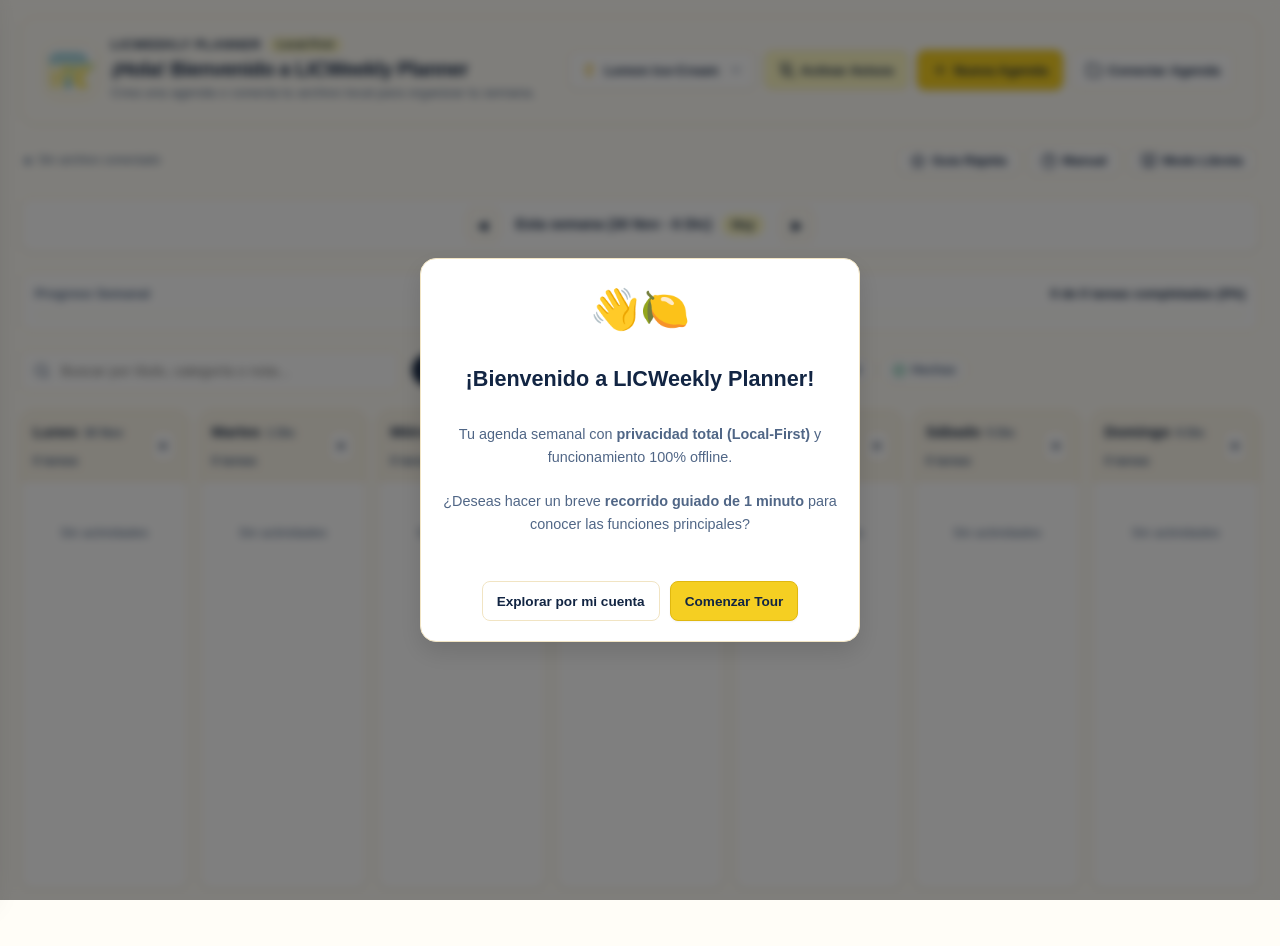
<file: index.html>
<!DOCTYPE html>
<html lang="es" data-theme="lemon">
<head>
  <meta charset="UTF-8">
  <meta name="viewport" content="width=device-width, initial-scale=1.0">
  <title>LICWeekly Planner</title>
  <meta name="description" content="LICWeekly Planner - Gestión de tareas y agenda semanal con privacidad Local-First y sistema de recordatorios inteligentes.">
  <meta name="theme-color" content="#f5cf22">
  <link rel="icon" type="image/png" sizes="32x32" href="img/favicon-32x32.png">
  <link rel="icon" type="image/png" sizes="16x16" href="img/favicon-16x16.png">
  <link rel="icon" type="image/x-icon" href="img/favicon.ico">
  <link rel="apple-touch-icon" sizes="180x180" href="img/apple-touch-icon.png">
  <link rel="manifest" href="manifest.json">
  <link rel="stylesheet" href="styles.css">
</head>
<body>

  <div class="app-wrapper">

    <!-- Banner festivo de Cumpleaños -->
    <div id="birthdayBanner" class="birthday-banner" role="status">
      🎂 ¡Hoy es tu día! ¡Feliz Cumpleaños! Que tengas una semana maravillosa y llena de éxitos. 🎉✨
    </div>

    <!-- Cabecera y Saludo Personalizado -->
    <header>
      <div class="header-top-row">
        <div class="header-brand-wrap">
          <div class="app-logo-badge" title="LICWeekly Planner">
            <img src="img/logo.png" alt="LICWeekly Planner Logo" class="app-logo-img">
          </div>
          <div class="header-user-info">
            <div class="app-brand-row">
              <span class="app-brand-name">LICWeekly Planner</span>
              <span class="app-brand-pill">Local-First</span>
            </div>
            <h1 class="greeting-title" id="userGreeting">
              ¡Hola! Bienvenido a LICWeekly Planner
            </h1>
            <p class="greeting-subtitle" id="userSubtitle">
              Crea una agenda o conecta tu archivo local para organizar tu semana.
            </p>
          </div>
        </div>

        <!-- Botón de Menú Hamburguesa (visible solo en móviles) -->
        <button id="btnHamburger" class="btn-hamburger" aria-label="Abrir menú de opciones" aria-expanded="false">
          <span class="hamburger-bar"></span>
          <span class="hamburger-bar"></span>
          <span class="hamburger-bar"></span>
        </button>
      </div>

      <div class="header-actions" id="headerActions">
        <!-- Selector rápido de Tema Personalizado con Iconos Vectoriales -->
        <div class="custom-theme-dropdown" id="themeDropdown">
          <button type="button" class="theme-dropdown-trigger" id="themeDropdownTrigger" aria-haspopup="listbox" aria-expanded="false" title="Cambiar Paleta de Colores">
            <span class="theme-trigger-left">
              <span class="theme-icon-slot" id="themeCurrentIcon">
                <svg class="theme-svg-icon icon-lemon" viewBox="0 0 24 24" width="16" height="16" stroke="currentColor" stroke-width="2" fill="none" stroke-linecap="round" stroke-linejoin="round" aria-hidden="true">
                  <path d="m7 11 4.08 10.35a1 1 0 0 0 1.84 0L17 11"/>
                  <path d="M17 11A5 5 0 0 0 7 11"/>
                  <path d="M12 6c.5-1.5 2-2.5 3.5-2.5 0 1.5-1 3-2.5 3.5"/>
                </svg>
              </span>
              <span class="theme-label-slot" id="themeCurrentLabel">Lemon Ice-Cream</span>
            </span>
            <svg class="dropdown-chevron" viewBox="0 0 24 24" width="14" height="14" stroke="currentColor" stroke-width="2" fill="none" stroke-linecap="round" stroke-linejoin="round" aria-hidden="true">
              <polyline points="6 9 12 15 18 9"/>
            </svg>
          </button>
          <ul class="theme-dropdown-menu" id="themeDropdownMenu" role="listbox" aria-label="Temas de color">
            <li class="theme-dropdown-item" role="option" data-theme="nordic" aria-selected="false">
              <span class="theme-item-icon">
                <svg class="theme-svg-icon icon-nordic" viewBox="0 0 24 24" width="16" height="16" stroke="currentColor" stroke-width="2" fill="none" stroke-linecap="round" stroke-linejoin="round" aria-hidden="true">
                  <line x1="12" y1="2" x2="12" y2="22"/>
                  <line x1="20" y1="12" x2="4" y2="12"/>
                  <line x1="17.65" y1="6.35" x2="6.35" y2="17.65"/>
                  <line x1="17.65" y1="17.65" x2="6.35" y2="6.35"/>
                </svg>
              </span>
              <span class="theme-item-label">Nordic Blue</span>
            </li>
            <li class="theme-dropdown-item" role="option" data-theme="forest" aria-selected="false">
              <span class="theme-item-icon">
                <svg class="theme-svg-icon icon-forest" viewBox="0 0 24 24" width="16" height="16" stroke="currentColor" stroke-width="2" fill="none" stroke-linecap="round" stroke-linejoin="round" aria-hidden="true">
                  <path d="M12 2L4 12h5l-4 7h14l-4-7h5L12 2z"/>
                  <line x1="12" y1="19" x2="12" y2="22"/>
                </svg>
              </span>
              <span class="theme-item-label">Forest & Moss</span>
            </li>
            <li class="theme-dropdown-item" role="option" data-theme="sunset" aria-selected="false">
              <span class="theme-item-icon">
                <svg class="theme-svg-icon icon-sunset" viewBox="0 0 24 24" width="16" height="16" stroke="currentColor" stroke-width="2" fill="none" stroke-linecap="round" stroke-linejoin="round" aria-hidden="true">
                  <path d="M12 10a4 4 0 0 0-4 4h8a4 4 0 0 0-4-4z"/>
                  <line x1="12" y1="4" x2="12" y2="7"/>
                  <line x1="4.93" y1="7.93" x2="7.05" y2="10.05"/>
                  <line x1="19.07" y1="7.93" x2="16.95" y2="10.05"/>
                  <line x1="2" y1="18" x2="22" y2="18"/>
                  <line x1="4" y1="21" x2="20" y2="21"/>
                </svg>
              </span>
              <span class="theme-item-label">Sunset Coral</span>
            </li>
            <li class="theme-dropdown-item" role="option" data-theme="lavender" aria-selected="false">
              <span class="theme-item-icon">
                <svg class="theme-svg-icon icon-lavender" viewBox="0 0 24 24" width="16" height="16" stroke="currentColor" stroke-width="2" fill="none" stroke-linecap="round" stroke-linejoin="round" aria-hidden="true">
                  <path d="M12 3c-1.5 2-1.5 5 0 7 1.5-2 1.5-5 0-7z"/>
                  <path d="M8 8c-2 1.5-2 4.5 0 6 2-1.5 2-4.5 0-6z"/>
                  <path d="M16 8c-2 1.5-2 4.5 0 6 2-1.5 2-4.5 0-6z"/>
                  <line x1="12" y1="14" x2="12" y2="22"/>
                  <path d="M12 18c-2-1-4 0-5 2"/>
                </svg>
              </span>
              <span class="theme-item-label">Lavender Mist</span>
            </li>
            <li class="theme-dropdown-item" role="option" data-theme="midnight" aria-selected="false">
              <span class="theme-item-icon">
                <svg class="theme-svg-icon icon-midnight" viewBox="0 0 24 24" width="16" height="16" stroke="currentColor" stroke-width="2" fill="none" stroke-linecap="round" stroke-linejoin="round" aria-hidden="true">
                  <path d="M21 12.79A9 9 0 1 1 11.21 3 7 7 0 0 0 21 12.79z"/>
                </svg>
              </span>
              <span class="theme-item-label">Midnight Dark</span>
            </li>
            <li class="theme-dropdown-item selected" role="option" data-theme="lemon" aria-selected="true">
              <span class="theme-item-icon">
                <svg class="theme-svg-icon icon-lemon" viewBox="0 0 24 24" width="16" height="16" stroke="currentColor" stroke-width="2" fill="none" stroke-linecap="round" stroke-linejoin="round" aria-hidden="true">
                  <path d="m7 11 4.08 10.35a1 1 0 0 0 1.84 0L17 11"/>
                  <path d="M17 11A5 5 0 0 0 7 11"/>
                  <path d="M12 6c.5-1.5 2-2.5 3.5-2.5 0 1.5-1 3-2.5 3.5"/>
                </svg>
              </span>
              <span class="theme-item-label">Lemon Ice-Cream</span>
            </li>
          </ul>
          <select id="quickThemeSelector" style="display:none;" aria-hidden="true">
            <option value="nordic">Nordic Blue</option>
            <option value="forest">Forest & Moss</option>
            <option value="sunset">Sunset Coral</option>
            <option value="lavender">Lavender Mist</option>
            <option value="midnight">Midnight Dark</option>
            <option value="lemon" selected>Lemon Ice-Cream</option>
          </select>
        </div>

        <!-- Botón de Notificaciones / Recordatorios -->
        <button id="btnToggleNotifications" class="btn-notification" title="Activar notificaciones de recordatorio">
          <span id="notifIcon" class="btn-icon-wrap">
            <svg class="btn-icon-svg" viewBox="0 0 24 24" width="16" height="16" stroke="currentColor" stroke-width="2" fill="none" stroke-linecap="round" stroke-linejoin="round" aria-hidden="true">
              <path d="M18 8A6 6 0 0 0 6 8c0 7-3 9-3 9h18s-3-2-3-9"/>
              <path d="M13.73 21a2 2 0 0 1-3.46 0"/>
            </svg>
          </span>
          <span id="notifText">Recordatorios</span>
        </button>

        <!-- Botones de conexión y creación -->
        <button id="btnOpenNewDbModal" class="btn-primary" title="Crea un archivo nuevo con tu perfil">
          <svg class="btn-icon-svg" viewBox="0 0 24 24" width="16" height="16" stroke="currentColor" stroke-width="2.2" fill="none" stroke-linecap="round" stroke-linejoin="round" aria-hidden="true">
            <line x1="12" y1="5" x2="12" y2="19"/>
            <line x1="5" y1="12" x2="19" y2="12"/>
          </svg>
          <span>Nueva Agenda</span>
        </button>
        <button id="btnOpenFile" class="btn-secondary" title="Abrir agenda existente (.json)">
          <svg class="btn-icon-svg" viewBox="0 0 24 24" width="16" height="16" stroke="currentColor" stroke-width="2" fill="none" stroke-linecap="round" stroke-linejoin="round" aria-hidden="true">
            <path d="M22 19a2 2 0 0 1-2 2H4a2 2 0 0 1-2-2V5a2 2 0 0 1 2-2h5l2 3h9a2 2 0 0 1 2 2z"/>
          </svg>
          <span>Conectar Agenda</span>
        </button>
        <button id="btnRefresh" class="btn-secondary" title="Recargar archivo del disco" style="display:none;">
          <svg class="btn-icon-svg" viewBox="0 0 24 24" width="16" height="16" stroke="currentColor" stroke-width="2" fill="none" stroke-linecap="round" stroke-linejoin="round" aria-hidden="true">
            <polyline points="23 4 23 10 17 10"/>
            <polyline points="1 20 1 14 7 14"/>
            <path d="M3.51 9a9 9 0 0 1 14.85-3.36L23 10M1 14l4.64 4.36A9 9 0 0 0 20.49 15"/>
          </svg>
          <span>Refrescar</span>
        </button>
        <button id="btnDownloadBackup" class="btn-secondary" title="Descargar copia de la agenda en formato JSON" style="display:none;">
          <svg class="btn-icon-svg" viewBox="0 0 24 24" width="16" height="16" stroke="currentColor" stroke-width="2" fill="none" stroke-linecap="round" stroke-linejoin="round" aria-hidden="true">
            <path d="M21 15v4a2 2 0 0 1-2 2H5a2 2 0 0 1-2-2v-4"/>
            <polyline points="7 10 12 15 17 10"/>
            <line x1="12" y1="15" x2="12" y2="3"/>
          </svg>
          <span>Descargar JSON</span>
        </button>

        <!-- Input para carga en navegadores sin File System Access API (iOS Safari, Firefox, Android) -->
        <input type="file" id="fallbackFileInput" accept=".json,application/json,text/plain,text/json" style="position: absolute; width: 1px; height: 1px; opacity: 0; overflow: hidden; pointer-events: none; clip: rect(0,0,0,0);">
      </div>
    </header>

    <!-- Estado de Conexión Discreto (Con botón Modo Libreta a la derecha) -->
    <div class="discrete-status-bar" id="fileStatusBar">
      <div class="discrete-status-left">
        <div class="discrete-status-inner">
          <span class="status-dot" id="statusDot"></span>
          <span id="statusText" class="discrete-status-text">Sin archivo conectado</span>
        </div>
        <button id="btnReconnect" class="btn-discrete-reconnect" style="display:none;">
          <svg class="btn-icon-svg" viewBox="0 0 24 24" width="13" height="13" stroke="currentColor" stroke-width="2" fill="none" stroke-linecap="round" stroke-linejoin="round" aria-hidden="true">
            <path d="M21 2l-2 2m-1.5 1.5L16 7l-2 2-2-2-2 2-2-2-3.5 3.5a6 6 0 1 0 8.5 8.5L22 4z"/>
            <circle cx="7.5" cy="16.5" r="1.5"/>
          </svg>
          <span>Reautorizar</span>
        </button>
      </div>
      <div class="discrete-status-right" style="display:flex; align-items:center; gap:8px;">
        <button id="btnStartTour" class="btn-notebook-toggle" title="Iniciar recorrido guiado interactivo">
          <svg class="btn-icon-svg" viewBox="0 0 24 24" width="15" height="15" stroke="currentColor" stroke-width="2" fill="none" stroke-linecap="round" stroke-linejoin="round" aria-hidden="true">
            <polygon points="12 2 15.09 8.26 22 9.27 17 14.14 18.18 21.02 12 17.77 5.82 21.02 7 14.14 2 9.27 8.91 8.26 12 2"/>
          </svg>
          <span>Guía Rápida</span>
        </button>
        <a href="manual_de_usuario.html" target="_blank" class="btn-notebook-toggle" title="Abrir Manual de Usuario Oficial" style="text-decoration:none;">
          <svg class="btn-icon-svg" viewBox="0 0 24 24" width="15" height="15" stroke="currentColor" stroke-width="2" fill="none" stroke-linecap="round" stroke-linejoin="round" aria-hidden="true">
            <circle cx="12" cy="12" r="10"/>
            <path d="M9.09 9a3 3 0 0 1 5.83 1c0 2-3 3-3 3"/>
            <line x1="12" y1="17" x2="12.01" y2="17"/>
          </svg>
          <span>Manual</span>
        </a>
        <button id="btnToggleNotebook" class="btn-notebook-toggle" title="Alternar panel de enfoque, prioridades y hábitos">
          <svg class="btn-icon-svg" viewBox="0 0 24 24" width="15" height="15" stroke="currentColor" stroke-width="2" fill="none" stroke-linecap="round" stroke-linejoin="round" aria-hidden="true">
            <path d="M2 3h6a4 4 0 0 1 4 4v14a3 3 0 0 0-3-3H2z"/>
            <path d="M22 3h-6a4 4 0 0 0-4 4v14a3 3 0 0 1 3-3h7z"/>
          </svg>
          <span>Modo Libreta</span>
        </button>
      </div>
    </div>

    <!-- Navegación de Semanas con Fechas Reales -->
    <div class="week-navigation-bar">
      <button id="btnPrevWeek" class="btn-week-nav" title="Semana anterior" aria-label="Semana anterior">◀</button>
      <div class="week-display">
        <span id="weekLabel" class="week-label">Semana en curso</span>
        <button id="btnCurrentWeek" class="btn-today-badge" title="Ir a la semana de hoy">Hoy</button>
      </div>
      <button id="btnNextWeek" class="btn-week-nav" title="Semana siguiente" aria-label="Semana siguiente">▶</button>
    </div>

    <!-- Barra de Progreso Semanal -->
    <div class="progress-card">
      <div class="progress-header">
        <span>Progreso Semanal</span>
        <strong id="progressSummaryText">0 de 0 tareas completadas (0%)</strong>
      </div>
      <div class="progress-track" role="progressbar" aria-valuemin="0" aria-valuemax="100" aria-valuenow="0">
        <div class="progress-fill" id="progressBarFill"></div>
      </div>
    </div>

    <!-- Barra de Búsqueda, Filtros y Pestañas para Móvil -->
    <div class="controls-row">
      <div class="search-box-wrapper">
        <span class="search-icon" aria-hidden="true">
          <svg class="search-svg-icon" viewBox="0 0 24 24" width="16" height="16" stroke="currentColor" stroke-width="2.2" fill="none" stroke-linecap="round" stroke-linejoin="round">
            <circle cx="11" cy="11" r="8"/>
            <line x1="21" y1="21" x2="16.65" y2="16.65"/>
          </svg>
        </span>
        <input type="text" id="searchInput" class="search-box" placeholder="Buscar por título, categoría o nota..." aria-label="Buscar tareas">
      </div>

      <!-- Píldoras / Chips de Filtro por Categoría -->
      <div class="category-chips-scroll" id="categoryChips" role="group" aria-label="Filtro de categorías">
        <button class="chip-btn active" data-category="all">
          <svg class="chip-icon-svg" viewBox="0 0 24 24" width="13" height="13" stroke="currentColor" stroke-width="2.2" fill="none" stroke-linecap="round" stroke-linejoin="round" aria-hidden="true">
            <rect x="3" y="3" width="7" height="7" rx="1"/>
            <rect x="14" y="3" width="7" height="7" rx="1"/>
            <rect x="14" y="14" width="7" height="7" rx="1"/>
            <rect x="3" y="14" width="7" height="7" rx="1"/>
          </svg>
          <span>Todas</span>
        </button>
        <button class="chip-btn chip-trabajo" data-category="trabajo">
          <svg class="chip-icon-svg" viewBox="0 0 24 24" width="13" height="13" stroke="currentColor" stroke-width="2.2" fill="none" stroke-linecap="round" stroke-linejoin="round" aria-hidden="true">
            <rect x="2" y="7" width="20" height="14" rx="2" ry="2"/>
            <path d="M16 21V5a2 2 0 0 0-2-2h-4a2 2 0 0 0-2 2v16"/>
          </svg>
          <span>Trabajo</span>
        </button>
        <button class="chip-btn chip-estudio" data-category="estudio">
          <svg class="chip-icon-svg" viewBox="0 0 24 24" width="13" height="13" stroke="currentColor" stroke-width="2.2" fill="none" stroke-linecap="round" stroke-linejoin="round" aria-hidden="true">
            <path d="M4 19.5A2.5 2.5 0 0 1 6.5 17H20"/>
            <path d="M6.5 2H20v20H6.5A2.5 2.5 0 0 1 4 19.5v-15A2.5 2.5 0 0 1 6.5 2z"/>
          </svg>
          <span>Estudio</span>
        </button>
        <button class="chip-btn chip-personal" data-category="personal">
          <svg class="chip-icon-svg" viewBox="0 0 24 24" width="13" height="13" stroke="currentColor" stroke-width="2.2" fill="none" stroke-linecap="round" stroke-linejoin="round" aria-hidden="true">
            <polygon points="12 2 15.09 8.26 22 9.27 17 14.14 18.18 21.02 12 17.77 5.82 21.02 7 14.14 2 9.27 8.91 8.26 12 2"/>
          </svg>
          <span>Personal</span>
        </button>
        <button class="chip-btn chip-salud" data-category="salud">
          <svg class="chip-icon-svg" viewBox="0 0 24 24" width="13" height="13" stroke="currentColor" stroke-width="2.2" fill="none" stroke-linecap="round" stroke-linejoin="round" aria-hidden="true">
            <path d="M20.84 4.61a5.5 5.5 0 0 0-7.78 0L12 5.67l-1.06-1.06a5.5 5.5 0 0 0-7.78 7.78l1.06 1.06L12 21.23l7.78-7.78 1.06-1.06a5.5 5.5 0 0 0 0-7.78z"/>
          </svg>
          <span>Salud</span>
        </button>
        <button class="chip-btn chip-completed" data-category="completed">
          <svg class="chip-icon-svg" viewBox="0 0 24 24" width="13" height="13" stroke="currentColor" stroke-width="2.2" fill="none" stroke-linecap="round" stroke-linejoin="round" aria-hidden="true">
            <path d="M22 11.08V12a10 10 0 1 1-5.93-9.14"/>
            <polyline points="22 4 12 14.01 9 11.01"/>
          </svg>
          <span>Hechas</span>
        </button>
      </div>
      
      <!-- Pestañas que se muestran en pantallas móviles -->
      <div class="day-tabs" id="dayTabsContainer" role="tablist" aria-label="Días de la semana">
        <button class="day-tab-btn active" data-day="lunes" role="tab" aria-selected="true"><span class="tab-name">Lun</span><span class="tab-num" id="tabnum-lunes"></span></button>
        <button class="day-tab-btn" data-day="martes" role="tab" aria-selected="false"><span class="tab-name">Mar</span><span class="tab-num" id="tabnum-martes"></span></button>
        <button class="day-tab-btn" data-day="miercoles" role="tab" aria-selected="false"><span class="tab-name">Mié</span><span class="tab-num" id="tabnum-miercoles"></span></button>
        <button class="day-tab-btn" data-day="jueves" role="tab" aria-selected="false"><span class="tab-name">Jue</span><span class="tab-num" id="tabnum-jueves"></span></button>
        <button class="day-tab-btn" data-day="viernes" role="tab" aria-selected="false"><span class="tab-name">Vie</span><span class="tab-num" id="tabnum-viernes"></span></button>
        <button class="day-tab-btn" data-day="sabado" role="tab" aria-selected="false"><span class="tab-name">Sáb</span><span class="tab-num" id="tabnum-sabado"></span></button>
        <button class="day-tab-btn" data-day="domingo" role="tab" aria-selected="false"><span class="tab-name">Dom</span><span class="tab-num" id="tabnum-domingo"></span></button>
      </div>
    </div>

    <!-- Telón translúcido para el panel flotante de Modo Libreta -->
    <div class="drawer-backdrop" id="drawerBackdrop"></div>

    <!-- Contenedor Principal -->
    <div class="planner-layout-container" id="plannerLayout">

      <!-- ======================================================================
           PANEL LATERAL FLOTANTE (HOJA IZQUIERDA): ENFOQUE, PRIORIDADES, NOTAS Y HÁBITOS
           ====================================================================== -->
      <aside class="left-planner-page" id="leftPlannerPage" aria-label="Panel lateral: Planificación semanal y hábitos">
        
        <!-- Cabecera del Panel Flotante -->
        <div class="drawer-header">
          <div class="drawer-header-title">
            <span style="display:inline-flex; align-items:center; gap:6px;">
              <svg class="btn-icon-svg" viewBox="0 0 24 24" width="16" height="16" stroke="currentColor" stroke-width="2" fill="none" stroke-linecap="round" stroke-linejoin="round" aria-hidden="true">
                <path d="M2 3h6a4 4 0 0 1 4 4v14a3 3 0 0 0-3-3H2z"/>
                <path d="M22 3h-6a4 4 0 0 0-4 4v14a3 3 0 0 1 3-3h7z"/>
              </svg>
              Modo Libreta
            </span>
            <span class="drawer-subtitle">Enfoque, prioridades y hábitos</span>
          </div>
          <button id="btnCloseDrawer" class="btn-close-drawer" title="Cerrar panel" aria-label="Cerrar panel">✕</button>
        </div>
        
        <!-- 1. Planificación Semanal (Objetivo / Foco) -->
        <section class="left-section-card">
          <div class="left-card-header">
            <span class="left-card-title">
              <svg class="left-card-icon icon-target" viewBox="0 0 24 24" width="16" height="16" stroke="currentColor" stroke-width="2.2" fill="none" stroke-linecap="round" stroke-linejoin="round" aria-hidden="true">
                <circle cx="12" cy="12" r="10"/>
                <circle cx="12" cy="12" r="6"/>
                <circle cx="12" cy="12" r="2"/>
              </svg>
              <span>Planificación Semanal</span>
            </span>
          </div>
          <textarea id="weeklyFocusInput" class="left-textarea focus-textarea" placeholder="Establece el lema u objetivo principal para esta semana..."></textarea>
        </section>

        <!-- 2. Prioridades (Top 3-4 metas clave) -->
        <section class="left-section-card">
          <div class="left-card-header">
            <span class="left-card-title">
              <svg class="left-card-icon icon-star" viewBox="0 0 24 24" width="16" height="16" stroke="currentColor" stroke-width="2.2" fill="none" stroke-linecap="round" stroke-linejoin="round" aria-hidden="true">
                <polygon points="12 2 15.09 8.26 22 9.27 17 14.14 18.18 21.02 12 17.77 5.82 21.02 7 14.14 2 9.27 8.91 8.26 12 2"/>
              </svg>
              <span>Prioridades</span>
            </span>
            <span class="left-card-hint">Metas ineludibles</span>
          </div>
          <div class="priorities-list" id="prioritiesList"></div>
          <form id="addPriorityForm" class="left-quick-add-form">
            <input type="text" id="newPriorityInput" class="left-quick-input" placeholder="Añadir prioridad..." required>
            <button type="submit" class="btn-quick-add" title="Agregar prioridad">
              <svg class="btn-icon-svg" viewBox="0 0 24 24" width="13" height="13" stroke="currentColor" stroke-width="2.5" fill="none" stroke-linecap="round" stroke-linejoin="round" aria-hidden="true">
                <line x1="12" y1="5" x2="12" y2="19"/>
                <line x1="5" y1="12" x2="19" y2="12"/>
              </svg>
            </button>
          </form>
        </section>

        <!-- 3. Lista de Tareas General (Backlog semanal con Drag & Drop) -->
        <section class="left-section-card">
          <div class="left-card-header">
            <span class="left-card-title">
              <svg class="left-card-icon icon-tasks" viewBox="0 0 24 24" width="16" height="16" stroke="currentColor" stroke-width="2.2" fill="none" stroke-linecap="round" stroke-linejoin="round" aria-hidden="true">
                <path d="M16 4h2a2 2 0 0 1 2 2v14a2 2 0 0 1-2 2H6a2 2 0 0 1-2-2V6a2 2 0 0 1 2-2h2"/>
                <rect x="8" y="2" width="8" height="4" rx="1" ry="1"/>
                <path d="M9 12h6"/>
                <path d="M9 16h6"/>
              </svg>
              <span>Lista de Tareas</span>
            </span>
            <span class="left-card-hint">Arrastra a un día</span>
          </div>
          <div class="general-tasks-list" id="generalTasksList"></div>
          <form id="addGeneralTaskForm" class="left-quick-add-form">
            <input type="text" id="newGeneralTaskInput" class="left-quick-input" placeholder="Tarea pendiente general..." required>
            <button type="submit" class="btn-quick-add" title="Agregar tarea">
              <svg class="btn-icon-svg" viewBox="0 0 24 24" width="13" height="13" stroke="currentColor" stroke-width="2.5" fill="none" stroke-linecap="round" stroke-linejoin="round" aria-hidden="true">
                <line x1="12" y1="5" x2="12" y2="19"/>
                <line x1="5" y1="12" x2="19" y2="12"/>
              </svg>
            </button>
          </form>
        </section>

        <!-- 4. Notas -->
        <section class="left-section-card">
          <div class="left-card-header">
            <span class="left-card-title">
              <svg class="left-card-icon icon-notes" viewBox="0 0 24 24" width="16" height="16" stroke="currentColor" stroke-width="2.2" fill="none" stroke-linecap="round" stroke-linejoin="round" aria-hidden="true">
                <path d="M14 2H6a2 2 0 0 0-2 2v16a2 2 0 0 0 2 2h12a2 2 0 0 0 2-2V8z"/>
                <polyline points="14 2 14 8 20 8"/>
                <line x1="16" y1="13" x2="8" y2="13"/>
                <line x1="16" y1="17" x2="8" y2="17"/>
                <polyline points="10 9 9 9 8 9"/>
              </svg>
              <span>Notas</span>
            </span>
          </div>
          <textarea id="weeklyNotesInput" class="left-textarea notes-textarea" placeholder="Anotaciones, reflexiones o recordatorios..."></textarea>
        </section>

        <!-- 5. Rastreador de Hábitos (Habit Tracker semanal) -->
        <section class="left-section-card">
          <div class="left-card-header">
            <span class="left-card-title">
              <svg class="left-card-icon icon-habits" viewBox="0 0 24 24" width="16" height="16" stroke="currentColor" stroke-width="2.2" fill="none" stroke-linecap="round" stroke-linejoin="round" aria-hidden="true">
                <polyline points="23 4 23 10 17 10"/>
                <path d="M20.49 15a9 9 0 1 1-2.12-9.36L23 10"/>
              </svg>
              <span>Hábitos</span>
            </span>
            <span class="left-card-hint">L M M J V S D</span>
          </div>
          <div class="habits-table-container" id="habitsContainer"></div>
          <form id="addHabitForm" class="left-quick-add-form">
            <input type="text" id="newHabitInput" class="left-quick-input" placeholder="Nuevo hábito (ej: Leer 20m)..." required>
            <button type="submit" class="btn-quick-add" title="Agregar hábito">
              <svg class="btn-icon-svg" viewBox="0 0 24 24" width="13" height="13" stroke="currentColor" stroke-width="2.5" fill="none" stroke-linecap="round" stroke-linejoin="round" aria-hidden="true">
                <line x1="12" y1="5" x2="12" y2="19"/>
                <line x1="5" y1="12" x2="19" y2="12"/>
              </svg>
            </button>
          </form>
        </section>

      </aside>

      <!-- ======================================================================
           HOJA DERECHA: CUADRÍCULA SEMANAL (LUNES A DOMINGO)
           ====================================================================== -->
      <main class="planner-grid" id="plannerGrid">
        
        <!-- Lunes -->
        <section class="day-column active-mobile-day" data-day="lunes">
          <div class="day-column-header">
            <div class="day-header-title-wrap">
              <div class="day-name-date">
                <span class="day-title">Lunes</span>
                <span class="day-date-badge" id="date-lunes"></span>
              </div>
              <span class="day-badge-count" id="count-lunes">0 tareas</span>
            </div>
            <button class="btn-add-day-task" data-day="lunes" title="Añadir tarea el Lunes" aria-label="Añadir tarea el Lunes">
              <svg class="btn-add-svg" viewBox="0 0 24 24" width="14" height="14" stroke="currentColor" stroke-width="2.4" fill="none" stroke-linecap="round" stroke-linejoin="round" aria-hidden="true">
                <line x1="12" y1="5" x2="12" y2="19"/>
                <line x1="5" y1="12" x2="19" y2="12"/>
              </svg>
            </button>
          </div>
          <div class="task-list" id="list-lunes"></div>
        </section>

        <!-- Martes -->
        <section class="day-column" data-day="martes">
          <div class="day-column-header">
            <div class="day-header-title-wrap">
              <div class="day-name-date">
                <span class="day-title">Martes</span>
                <span class="day-date-badge" id="date-martes"></span>
              </div>
              <span class="day-badge-count" id="count-martes">0 tareas</span>
            </div>
            <button class="btn-add-day-task" data-day="martes" title="Añadir tarea el Martes" aria-label="Añadir tarea el Martes">
              <svg class="btn-add-svg" viewBox="0 0 24 24" width="14" height="14" stroke="currentColor" stroke-width="2.4" fill="none" stroke-linecap="round" stroke-linejoin="round" aria-hidden="true">
                <line x1="12" y1="5" x2="12" y2="19"/>
                <line x1="5" y1="12" x2="19" y2="12"/>
              </svg>
            </button>
          </div>
          <div class="task-list" id="list-martes"></div>
        </section>

        <!-- Miércoles -->
        <section class="day-column" data-day="miercoles">
          <div class="day-column-header">
            <div class="day-header-title-wrap">
              <div class="day-name-date">
                <span class="day-title">Miércoles</span>
                <span class="day-date-badge" id="date-miercoles"></span>
              </div>
              <span class="day-badge-count" id="count-miercoles">0 tareas</span>
            </div>
            <button class="btn-add-day-task" data-day="miercoles" title="Añadir tarea el Miércoles" aria-label="Añadir tarea el Miércoles">
              <svg class="btn-add-svg" viewBox="0 0 24 24" width="14" height="14" stroke="currentColor" stroke-width="2.4" fill="none" stroke-linecap="round" stroke-linejoin="round" aria-hidden="true">
                <line x1="12" y1="5" x2="12" y2="19"/>
                <line x1="5" y1="12" x2="19" y2="12"/>
              </svg>
            </button>
          </div>
          <div class="task-list" id="list-miercoles"></div>
        </section>

        <!-- Jueves -->
        <section class="day-column" data-day="jueves">
          <div class="day-column-header">
            <div class="day-header-title-wrap">
              <div class="day-name-date">
                <span class="day-title">Jueves</span>
                <span class="day-date-badge" id="date-jueves"></span>
              </div>
              <span class="day-badge-count" id="count-jueves">0 tareas</span>
            </div>
            <button class="btn-add-day-task" data-day="jueves" title="Añadir tarea el Jueves" aria-label="Añadir tarea el Jueves">
              <svg class="btn-add-svg" viewBox="0 0 24 24" width="14" height="14" stroke="currentColor" stroke-width="2.4" fill="none" stroke-linecap="round" stroke-linejoin="round" aria-hidden="true">
                <line x1="12" y1="5" x2="12" y2="19"/>
                <line x1="5" y1="12" x2="19" y2="12"/>
              </svg>
            </button>
          </div>
          <div class="task-list" id="list-jueves"></div>
        </section>

        <!-- Viernes -->
        <section class="day-column" data-day="viernes">
          <div class="day-column-header">
            <div class="day-header-title-wrap">
              <div class="day-name-date">
                <span class="day-title">Viernes</span>
                <span class="day-date-badge" id="date-viernes"></span>
              </div>
              <span class="day-badge-count" id="count-viernes">0 tareas</span>
            </div>
            <button class="btn-add-day-task" data-day="viernes" title="Añadir tarea el Viernes" aria-label="Añadir tarea el Viernes">
              <svg class="btn-add-svg" viewBox="0 0 24 24" width="14" height="14" stroke="currentColor" stroke-width="2.4" fill="none" stroke-linecap="round" stroke-linejoin="round" aria-hidden="true">
                <line x1="12" y1="5" x2="12" y2="19"/>
                <line x1="5" y1="12" x2="19" y2="12"/>
              </svg>
            </button>
          </div>
          <div class="task-list" id="list-viernes"></div>
        </section>

        <!-- Sábado -->
        <section class="day-column" data-day="sabado">
          <div class="day-column-header">
            <div class="day-header-title-wrap">
              <div class="day-name-date">
                <span class="day-title">Sábado</span>
                <span class="day-date-badge" id="date-sabado"></span>
              </div>
              <span class="day-badge-count" id="count-sabado">0 tareas</span>
            </div>
            <button class="btn-add-day-task" data-day="sabado" title="Añadir tarea el Sábado" aria-label="Añadir tarea el Sábado">
              <svg class="btn-add-svg" viewBox="0 0 24 24" width="14" height="14" stroke="currentColor" stroke-width="2.4" fill="none" stroke-linecap="round" stroke-linejoin="round" aria-hidden="true">
                <line x1="12" y1="5" x2="12" y2="19"/>
                <line x1="5" y1="12" x2="19" y2="12"/>
              </svg>
            </button>
          </div>
          <div class="task-list" id="list-sabado"></div>
        </section>

        <!-- Domingo -->
        <section class="day-column" data-day="domingo">
          <div class="day-column-header">
            <div class="day-header-title-wrap">
              <div class="day-name-date">
                <span class="day-title">Domingo</span>
                <span class="day-date-badge" id="date-domingo"></span>
              </div>
              <span class="day-badge-count" id="count-domingo">0 tareas</span>
            </div>
            <button class="btn-add-day-task" data-day="domingo" title="Añadir tarea el Domingo" aria-label="Añadir tarea el Domingo">
              <svg class="btn-add-svg" viewBox="0 0 24 24" width="14" height="14" stroke="currentColor" stroke-width="2.4" fill="none" stroke-linecap="round" stroke-linejoin="round" aria-hidden="true">
                <line x1="12" y1="5" x2="12" y2="19"/>
                <line x1="5" y1="12" x2="19" y2="12"/>
              </svg>
            </button>
          </div>
          <div class="task-list" id="list-domingo"></div>
        </section>

      </main>

    </div>

  </div>

  <!-- ==========================================================================
       MODAL 1: CREAR NUEVA AGENDA (BASE DE DATOS CON PERFIL)
       ========================================================================== -->
  <div class="modal-backdrop" id="newDbModal" role="dialog" aria-modal="true" aria-labelledby="modalNewDbTitle">
    <div class="modal-card">
      <div class="modal-header">
        <h3 class="modal-title" id="modalNewDbTitle">Crear Nueva Agenda</h3>
        <button id="btnCloseDbModal" class="btn-close-modal" aria-label="Cerrar ventana">✕</button>
      </div>

      <form id="newDbForm" style="display:flex; flex-direction:column; gap:14px;">
        <div class="form-group">
          <label class="form-label" for="userNameInput">¿Cómo te llamas?</label>
          <input type="text" id="userNameInput" class="form-input" required placeholder="Ej: Valentina">
        </div>

        <div class="form-group">
          <label class="form-label" for="userBirthdateInput">Fecha de Nacimiento</label>
          <input type="date" id="userBirthdateInput" class="form-input" required>
        </div>

        <div class="form-group">
          <label class="form-label">Paleta de Colores Preferida</label>
          <div class="theme-picker-grid">
            <div class="theme-picker-option" data-theme="nordic">
              <span class="theme-color-preview" style="background:#2b6cb0;"></span>
              Nordic Blue
            </div>
            <div class="theme-picker-option" data-theme="forest">
              <span class="theme-color-preview" style="background:#2d6a4f;"></span>
              Forest & Moss
            </div>
            <div class="theme-picker-option" data-theme="sunset">
              <span class="theme-color-preview" style="background:#ea580c;"></span>
              Sunset Coral
            </div>
            <div class="theme-picker-option" data-theme="lavender">
              <span class="theme-color-preview" style="background:#9333ea;"></span>
              Lavender Mist
            </div>
            <div class="theme-picker-option selected" data-theme="lemon">
              <span class="theme-color-preview" style="background:#f5cf22; border:1px solid #d9a006;"></span>
              Lemon Ice-Cream
            </div>
            <div class="theme-picker-option" data-theme="midnight">
              <span class="theme-color-preview" style="background:#151c2c; border:1px solid #3b82f6;"></span>
              Midnight Dark
            </div>
          </div>
        </div>

        <div class="modal-actions">
          <button type="button" id="btnCancelDbModal" class="btn-secondary">Cancelar</button>
          <button type="submit" class="btn-primary">Guardar Archivo en Disco</button>
        </div>
      </form>
    </div>
  </div>

  <!-- ==========================================================================
       MODAL 2: CREAR / EDITAR TAREA
       ========================================================================== -->
  <div class="modal-backdrop" id="taskModal" role="dialog" aria-modal="true" aria-labelledby="modalTaskTitle">
    <div class="modal-card">
      <div class="modal-header">
        <h3 class="modal-title" id="modalTaskTitle">Nueva Tarea</h3>
        <button id="btnCloseTaskModal" class="btn-close-modal" aria-label="Cerrar ventana">✕</button>
      </div>

      <form id="taskForm" style="display:flex; flex-direction:column; gap:14px;">
        <input type="hidden" id="taskFormId">

        <div class="form-group">
          <label class="form-label" for="taskFormTitle">Título de la actividad *</label>
          <input type="text" id="taskFormTitle" class="form-input" required placeholder="Ej: Reunión con cliente o Sesión de estudio">
        </div>

        <div class="form-group">
          <label class="form-label" for="taskFormDescription">Notas o detalles (Opcional)</label>
          <textarea id="taskFormDescription" class="form-textarea" placeholder="Añade notas, enlaces o preparativos..."></textarea>
        </div>

        <div class="form-row">
          <div class="form-group">
            <label class="form-label" for="taskFormDay">Día de la semana *</label>
            <select id="taskFormDay" class="form-select" required>
              <option value="lunes">Lunes</option>
              <option value="martes">Martes</option>
              <option value="miercoles">Miércoles</option>
              <option value="jueves">Jueves</option>
              <option value="viernes">Viernes</option>
              <option value="sabado">Sábado</option>
              <option value="domingo">Domingo</option>
            </select>
          </div>

          <div class="form-group">
            <label class="form-label" id="taskCategoryLabel">Categoría</label>
            <div class="custom-category-dropdown" id="categoryDropdown">
              <button type="button" class="category-dropdown-trigger" id="categoryDropdownTrigger" aria-haspopup="listbox" aria-expanded="false" aria-labelledby="taskCategoryLabel categoryDropdownTrigger">
                <span class="category-trigger-left">
                  <span class="category-icon-slot" id="categoryCurrentIcon">
                    <svg class="category-svg-icon cat-trabajo" viewBox="0 0 24 24" width="15" height="15" stroke="currentColor" stroke-width="2.2" fill="none" stroke-linecap="round" stroke-linejoin="round" aria-hidden="true">
                      <rect x="2" y="7" width="20" height="14" rx="2" ry="2"/>
                      <path d="M16 21V5a2 2 0 0 0-2-2h-4a2 2 0 0 0-2 2v16"/>
                    </svg>
                  </span>
                  <span class="category-label-slot" id="categoryCurrentLabel">Trabajo</span>
                </span>
                <svg class="dropdown-chevron" viewBox="0 0 24 24" width="14" height="14" stroke="currentColor" stroke-width="2" fill="none" stroke-linecap="round" stroke-linejoin="round" aria-hidden="true">
                  <polyline points="6 9 12 15 18 9"/>
                </svg>
              </button>
              <ul class="category-dropdown-menu" id="categoryDropdownMenu" role="listbox" aria-labelledby="taskCategoryLabel">
                <li class="category-dropdown-item selected" role="option" data-category="trabajo" aria-selected="true">
                  <span class="category-item-icon">
                    <svg class="category-svg-icon cat-trabajo" viewBox="0 0 24 24" width="15" height="15" stroke="currentColor" stroke-width="2.2" fill="none" stroke-linecap="round" stroke-linejoin="round" aria-hidden="true">
                      <rect x="2" y="7" width="20" height="14" rx="2" ry="2"/>
                      <path d="M16 21V5a2 2 0 0 0-2-2h-4a2 2 0 0 0-2 2v16"/>
                    </svg>
                  </span>
                  <span class="category-item-label">Trabajo</span>
                </li>
                <li class="category-dropdown-item" role="option" data-category="estudio" aria-selected="false">
                  <span class="category-item-icon">
                    <svg class="category-svg-icon cat-estudio" viewBox="0 0 24 24" width="15" height="15" stroke="currentColor" stroke-width="2.2" fill="none" stroke-linecap="round" stroke-linejoin="round" aria-hidden="true">
                      <path d="M4 19.5A2.5 2.5 0 0 1 6.5 17H20"/>
                      <path d="M6.5 2H20v20H6.5A2.5 2.5 0 0 1 4 19.5v-15A2.5 2.5 0 0 1 6.5 2z"/>
                    </svg>
                  </span>
                  <span class="category-item-label">Estudio</span>
                </li>
                <li class="category-dropdown-item" role="option" data-category="personal" aria-selected="false">
                  <span class="category-item-icon">
                    <svg class="category-svg-icon cat-personal" viewBox="0 0 24 24" width="15" height="15" stroke="currentColor" stroke-width="2.2" fill="none" stroke-linecap="round" stroke-linejoin="round" aria-hidden="true">
                      <polygon points="12 2 15.09 8.26 22 9.27 17 14.14 18.18 21.02 12 17.77 5.82 21.02 7 14.14 2 9.27 8.91 8.26 12 2"/>
                    </svg>
                  </span>
                  <span class="category-item-label">Personal</span>
                </li>
                <li class="category-dropdown-item" role="option" data-category="salud" aria-selected="false">
                  <span class="category-item-icon">
                    <svg class="category-svg-icon cat-salud" viewBox="0 0 24 24" width="15" height="15" stroke="currentColor" stroke-width="2.2" fill="none" stroke-linecap="round" stroke-linejoin="round" aria-hidden="true">
                      <path d="M20.84 4.61a5.5 5.5 0 0 0-7.78 0L12 5.67l-1.06-1.06a5.5 5.5 0 0 0-7.78 7.78l1.06 1.06L12 21.23l7.78-7.78 1.06-1.06a5.5 5.5 0 0 0 0-7.78z"/>
                    </svg>
                  </span>
                  <span class="category-item-label">Salud</span>
                </li>
              </ul>
              <select id="taskFormCategory" style="display:none;" aria-hidden="true">
                <option value="trabajo">Trabajo</option>
                <option value="estudio">Estudio</option>
                <option value="personal">Personal</option>
                <option value="salud">Salud</option>
              </select>
            </div>
          </div>
        </div>

        <div class="form-row">
          <div class="form-group">
            <label class="form-label" for="taskFormStartTime">Hora de inicio</label>
            <input type="time" id="taskFormStartTime" class="form-input">
          </div>

          <div class="form-group">
            <label class="form-label" for="taskFormEndTime">Hora de fin</label>
            <input type="time" id="taskFormEndTime" class="form-input">
          </div>
        </div>

        <div class="form-row">
          <div class="form-group">
            <label class="form-label" for="taskFormPriority">Prioridad</label>
            <select id="taskFormPriority" class="form-select">
              <option value="alta">🔴 Alta</option>
              <option value="media" selected>🟡 Media</option>
              <option value="baja">🟢 Baja</option>
            </select>
          </div>

          <div class="form-group">
            <label class="form-label" for="taskFormReminder">Recordatorio</label>
            <select id="taskFormReminder" class="form-select">
              <option value="0">Sin recordatorio</option>
              <option value="5">5 minutos antes</option>
              <option value="10" selected>10 minutos antes</option>
              <option value="15">15 minutos antes</option>
              <option value="30">30 minutos antes</option>
            </select>
          </div>
        </div>

        <div class="modal-actions">
          <button type="button" id="btnCancelTaskModal" class="btn-secondary">Cancelar</button>
          <button type="submit" class="btn-primary" id="btnSubmitTask">Guardar Tarea</button>
        </div>
      </form>
    </div>
  </div>

  <!-- ==========================================================================
       MODAL 3: CONFIRMACIÓN DE ELIMINACIÓN
       ========================================================================== -->
  <div class="modal-backdrop" id="deleteConfirmModal" role="dialog" aria-modal="true" aria-labelledby="modalDeleteTitle">
    <div class="modal-card" style="max-width: 380px;">
      <div class="modal-header">
        <h3 class="modal-title" id="modalDeleteTitle">¿Eliminar Tarea?</h3>
        <button id="btnCloseDeleteModal" class="btn-close-modal" aria-label="Cerrar ventana">✕</button>
      </div>
      <p style="font-size:0.85rem; color:var(--text-muted);" id="deleteConfirmMessage">
        ¿Estás seguro de que deseas eliminar esta tarea? Esta acción actualizará tu archivo de agenda.
      </p>
      <div class="modal-actions">
        <button type="button" id="btnCancelDelete" class="btn-secondary">Cancelar</button>
        <button type="button" id="btnConfirmDelete" class="btn-primary" style="background-color:#ef4444; border-color:#dc2626;">Eliminar</button>
      </div>
    </div>
  </div>

  <!-- ==========================================================================
       MODAL 4: BIENVENIDA Y OFRECIMIENTO DE TOUR GUIADO
       ========================================================================== -->
  <div class="modal-backdrop" id="welcomeTourModal" role="dialog" aria-modal="true" aria-labelledby="welcomeTourTitle">
    <div class="modal-card" style="max-width: 440px; text-align: center;">
      <div style="font-size: 2.5rem; margin-bottom: 8px;">👋🍋</div>
      <h3 class="modal-title" id="welcomeTourTitle" style="font-size: 1.35rem; justify-content: center;">
        ¡Bienvenido a LICWeekly Planner!
      </h3>
      <p style="font-size: 0.9rem; color: var(--text-muted); margin: 12px 0 20px 0; line-height: 1.55;">
        Tu agenda semanal con <strong>privacidad total (Local-First)</strong> y funcionamiento 100% offline.<br><br>
        ¿Deseas hacer un breve <strong>recorrido guiado de 1 minuto</strong> para conocer las funciones principales?
      </p>
      <div class="modal-actions" style="justify-content: center; gap: 10px;">
        <button type="button" id="btnSkipWelcomeTour" class="btn-secondary">Explorar por mi cuenta</button>
        <button type="button" id="btnAcceptWelcomeTour" class="btn-primary" style="font-weight: 700;">Comenzar Tour</button>
      </div>
    </div>
  </div>

  <!-- ==========================================================================
       INTERFAZ DE RECORRIDO GUIADO (ONBOARDING TOUR OVERLAY)
       ========================================================================== -->
  <div id="tourOverlay" class="tour-overlay" aria-hidden="true" style="display:none;">
    <!-- Máscara de foco / Spotlight -->
    <div id="tourSpotlight" class="tour-spotlight"></div>

    <!-- Tarjeta flotante interactiva -->
    <div id="tourCard" class="tour-card" role="dialog" aria-modal="true" aria-labelledby="tourTitle">
      <div class="tour-card-header">
        <span class="tour-step-badge" id="tourStepBadge">Paso 1 de 6</span>
        <button id="btnTourClose" class="tour-btn-close" aria-label="Cerrar recorrido">✕</button>
      </div>
      <div class="tour-card-body">
        <h4 class="tour-title" id="tourTitle">Bienvenido</h4>
        <p class="tour-desc" id="tourDesc">Descripción del paso...</p>
      </div>
      <div class="tour-card-footer">
        <button id="btnTourSkip" class="tour-btn-link">Omitir</button>
        <div class="tour-nav-group">
          <button id="btnTourPrev" class="btn-secondary" style="padding: 6px 12px; font-size: 0.8rem;">Anterior</button>
          <button id="btnTourNext" class="btn-primary" style="padding: 6px 14px; font-size: 0.8rem; font-weight: 700;">Siguiente</button>
        </div>
      </div>
    </div>
  </div>

  <!-- ==========================================================================
       CONTENEDOR DE AVISOS FLOTANTES (TOAST NOTIFICATIONS)
       ========================================================================== -->
  <div class="toast-container" id="toastContainer" aria-live="polite"></div>

  <!-- Lógica modular de la aplicación -->
  <script src="app.js"></script>
</body>
</html>
</file>
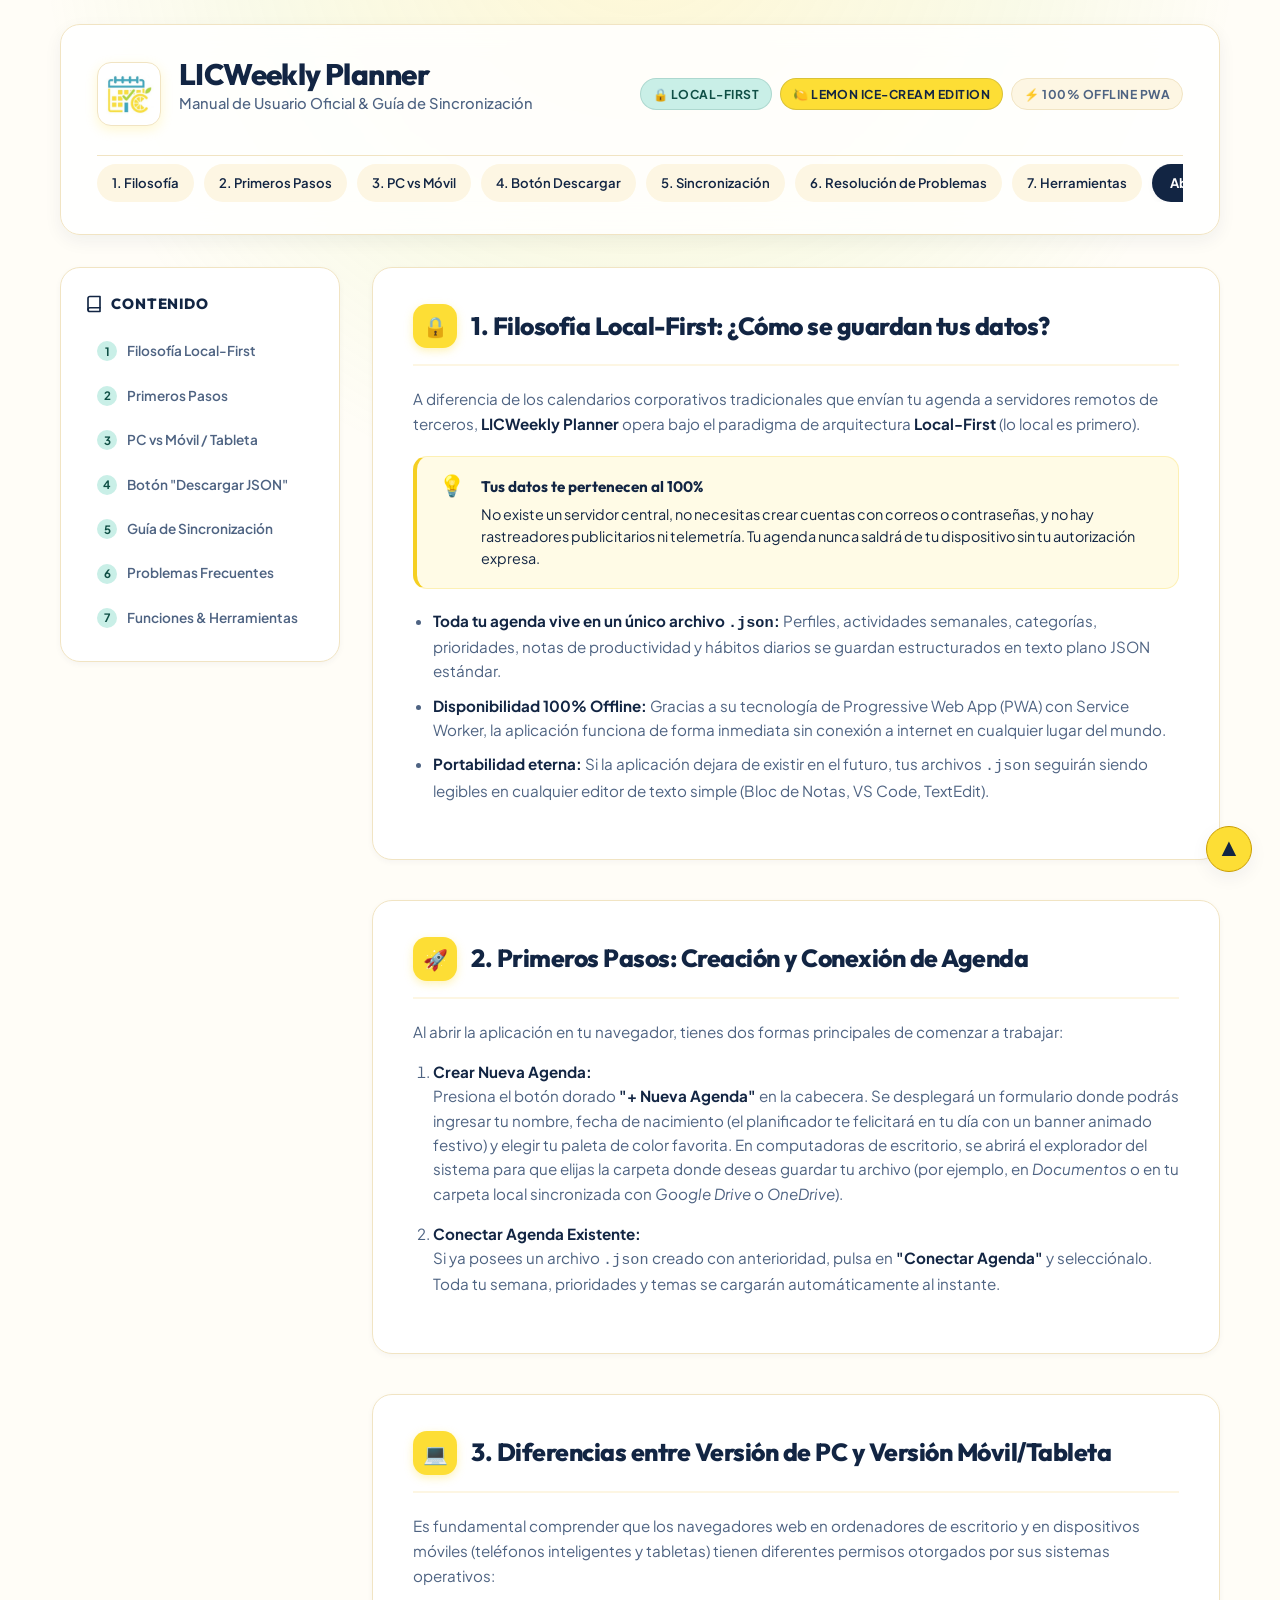
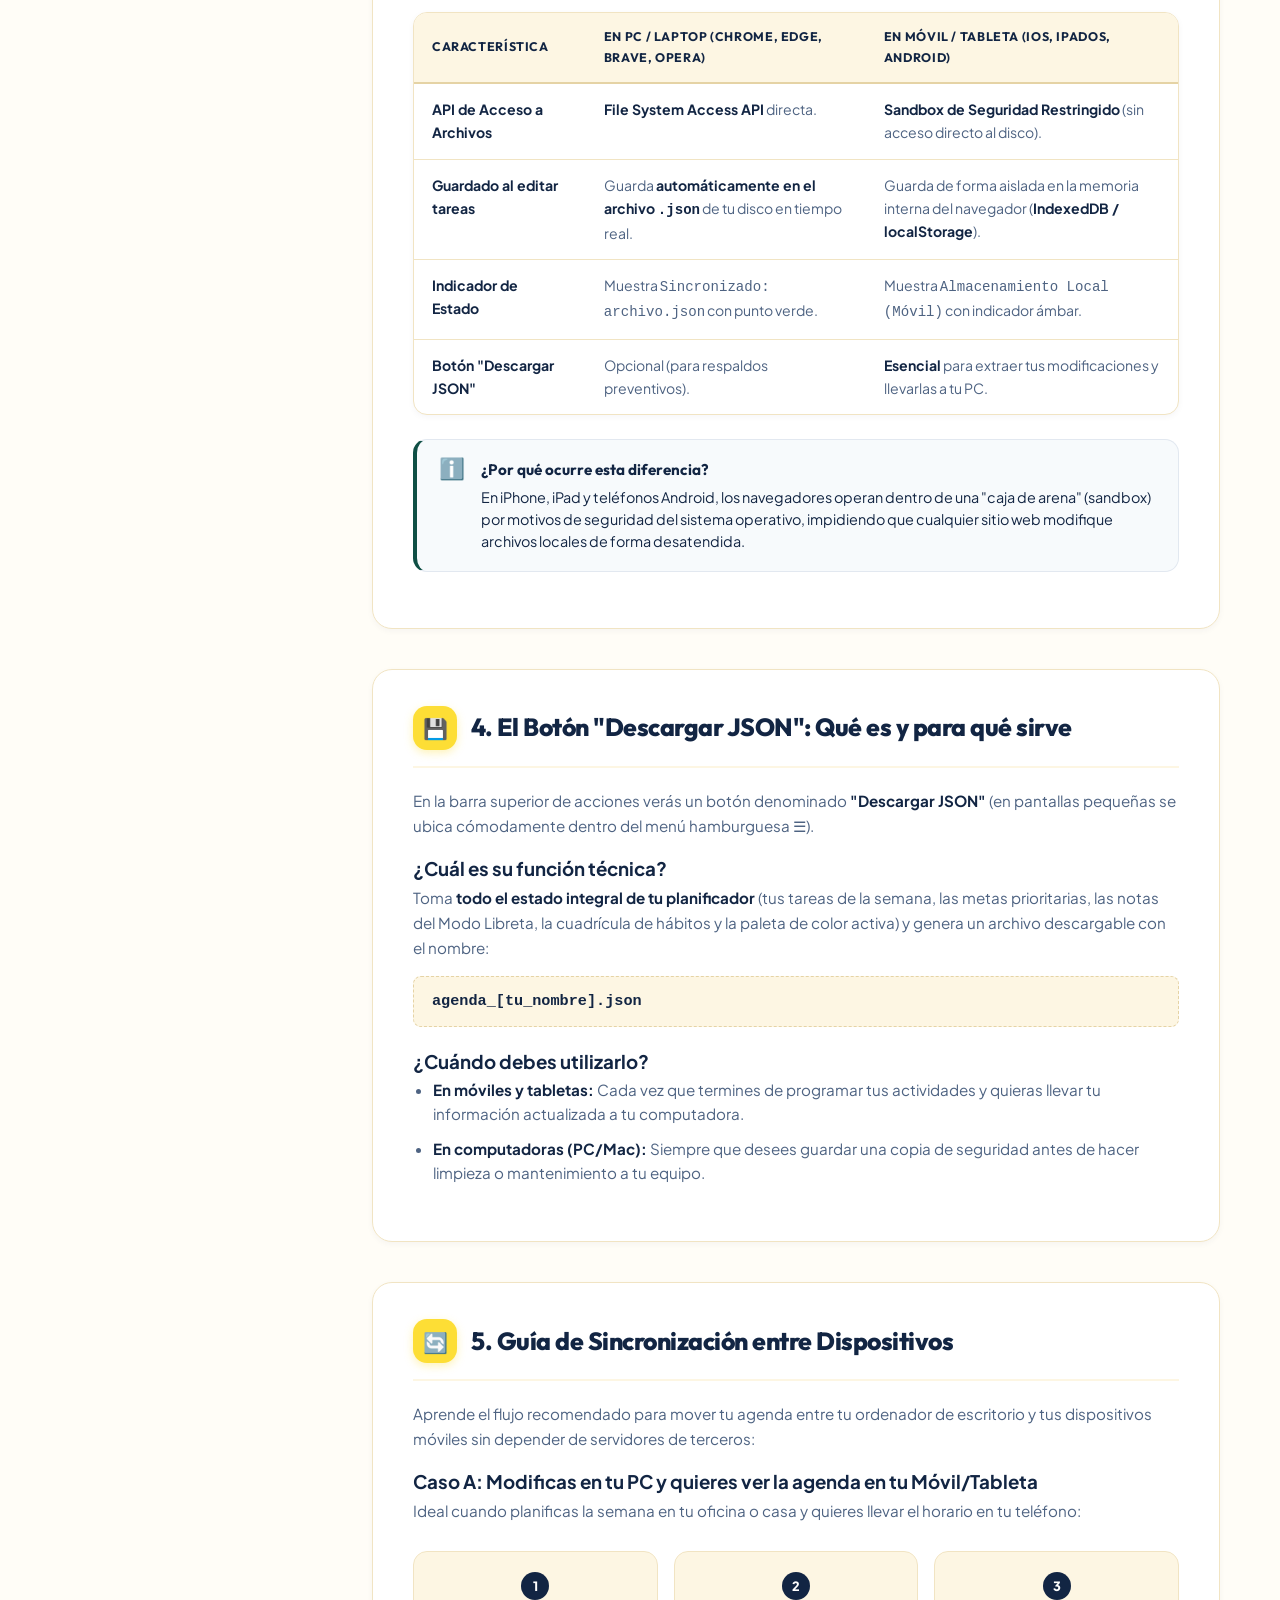
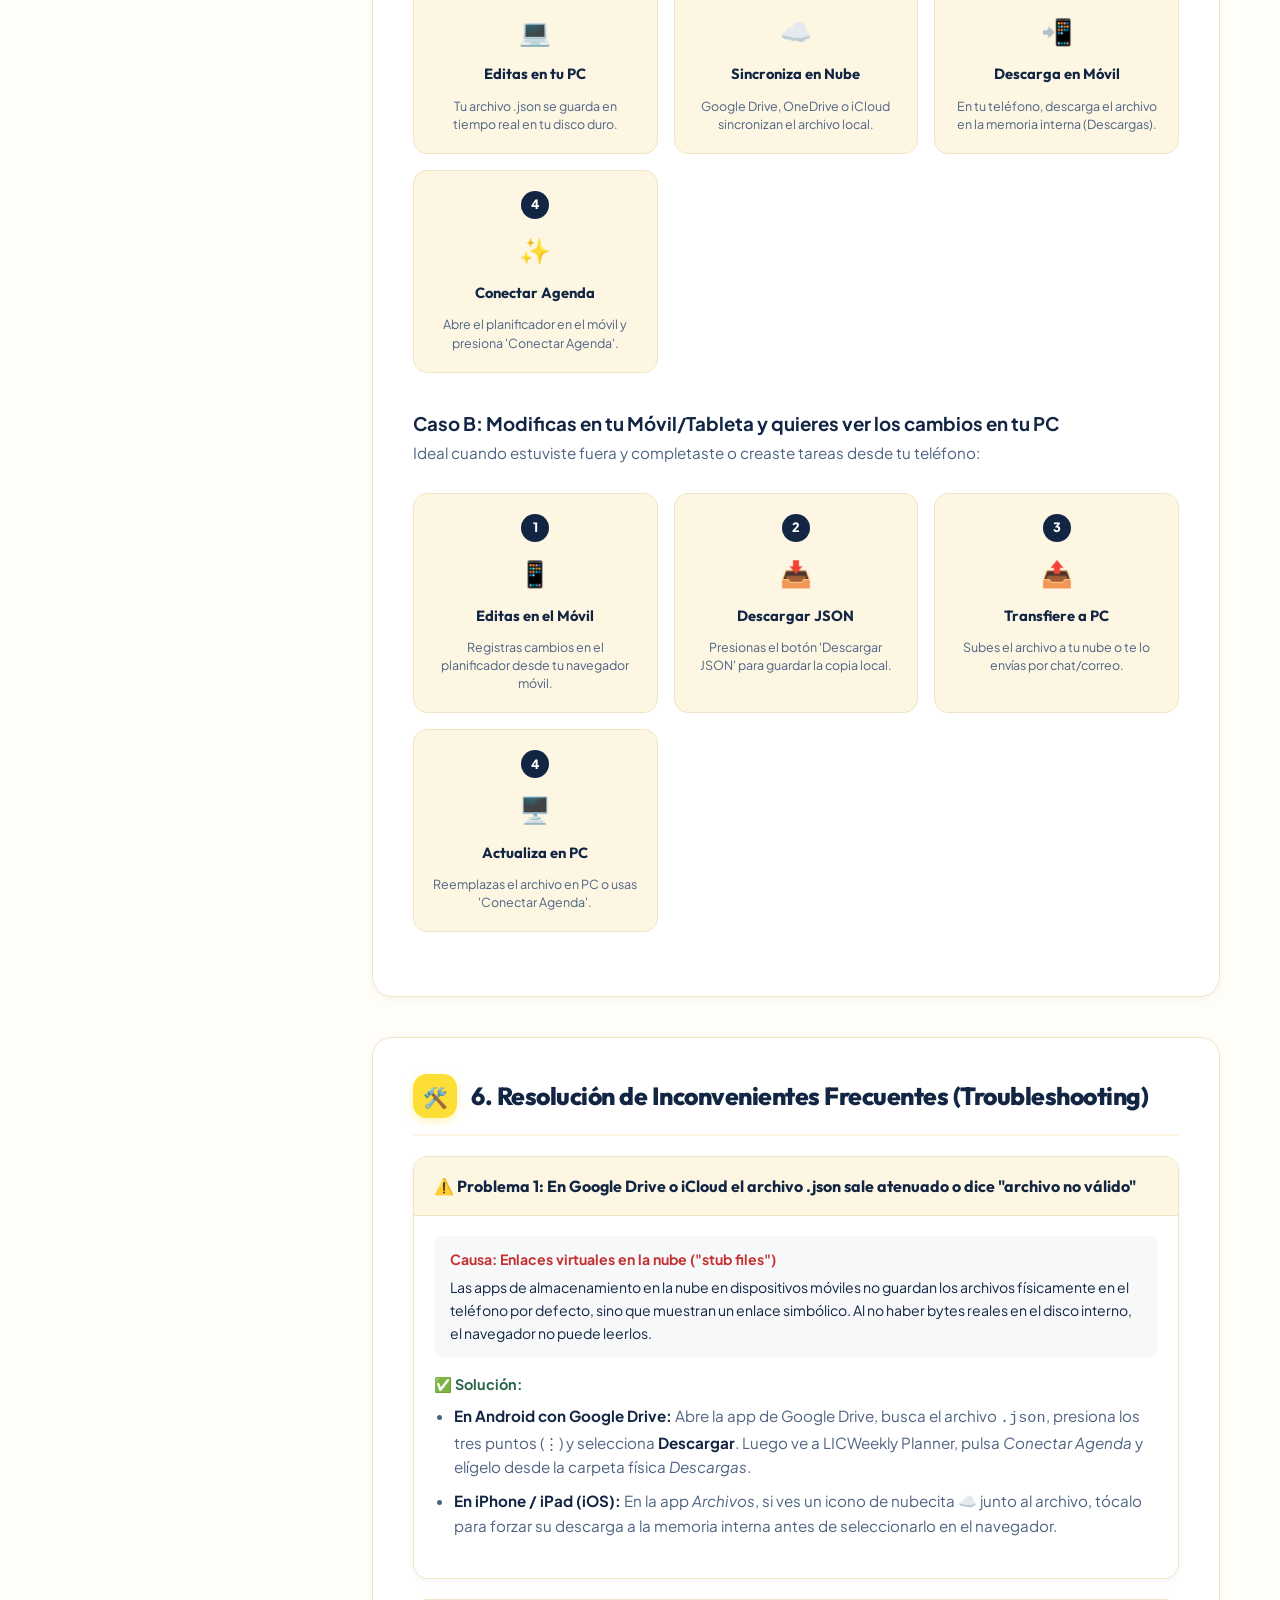
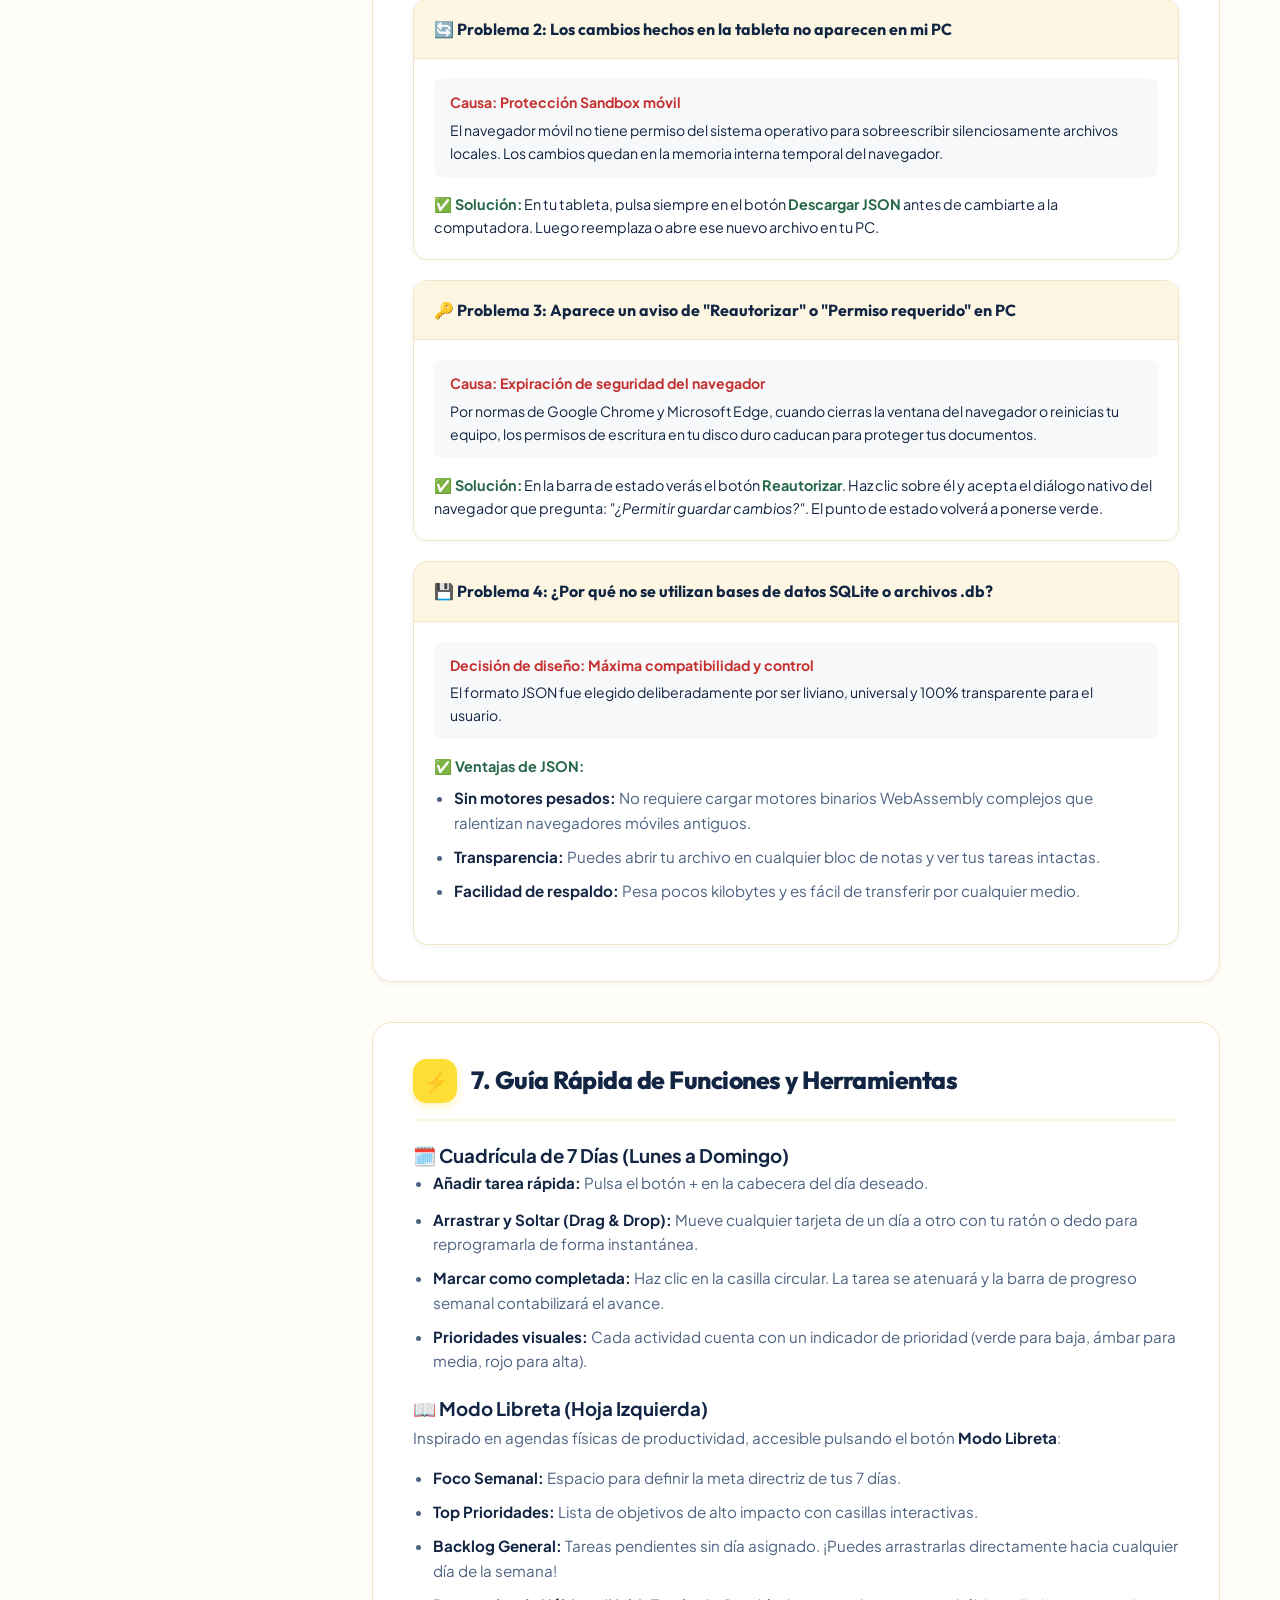
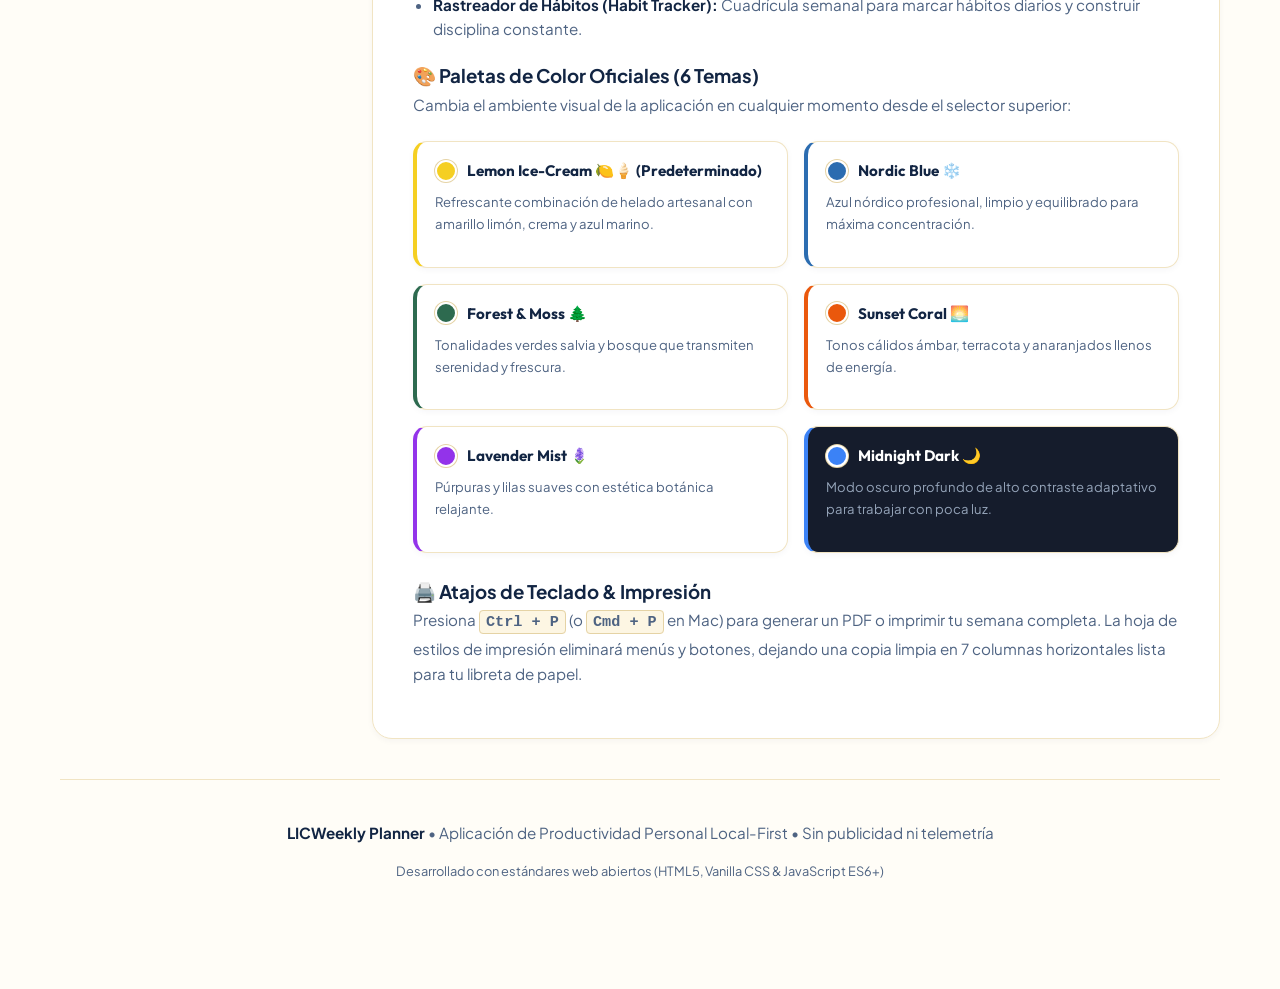
<file: manual_de_usuario.html>
<!DOCTYPE html>
<html lang="es">
<head>
  <meta charset="UTF-8">
  <meta name="viewport" content="width=device-width, initial-scale=1.0">
  <title>Manual de Usuario | LICWeekly Planner</title>
  <meta name="description" content="Manual oficial de usuario para LICWeekly Planner. Aprende a usar la arquitectura Local-First, sincronizar entre PC y dispositivos móviles, y organizar tus semanas.">
  <link rel="icon" type="image/png" sizes="32x32" href="img/favicon-32x32.png">
  <link rel="icon" type="image/png" sizes="16x16" href="img/favicon-16x16.png">
  <link rel="icon" type="image/x-icon" href="img/favicon.ico">
  <link rel="apple-touch-icon" sizes="180x180" href="img/apple-touch-icon.png">
  
  <!-- Tipografía moderna Google Fonts -->
  <link rel="preconnect" href="https://fonts.googleapis.com">
  <link rel="preconnect" href="https://fonts.gstatic.com" crossorigin>
  <link href="https://fonts.googleapis.com/css2?family=Outfit:wght@500;600;700;800&family=Plus+Jakarta+Sans:wght@400;500;600;700&display=swap" rel="stylesheet">

  <style>
    /* ==========================================================================
       SISTEMA DE DISEÑO: LEMON ICE-CREAM THEME
       ========================================================================== */
    :root {
      --font-heading: 'Outfit', -apple-system, BlinkMacSystemFont, sans-serif;
      --font-body: 'Plus Jakarta Sans', -apple-system, BlinkMacSystemFont, sans-serif;
      
      /* Paleta Lemon Ice-Cream */
      --lemon-yellow: #fdde35;
      --lemon-gold: #f5cf22;
      --lemon-dark-gold: #c99c00;
      --lime-green: #b4d93d;
      --lime-dark: #2d5a14;
      --vanilla-cream: #fdf6e3;
      --vanilla-light: #fffdf7;
      --mint-frost: #c9efe7;
      --mint-dark: #0f4f45;
      --deep-navy: #122543;
      --navy-light: #1e3a63;
      --navy-muted: #4e6382;
      --border-soft: #f1e4c3;
      --border-medium: #e5d3a5;
      --surface-white: #ffffff;
      
      --shadow-sm: 0 2px 6px rgba(18, 37, 67, 0.04);
      --shadow-md: 0 6px 18px rgba(18, 37, 67, 0.06);
      --shadow-lg: 0 16px 36px rgba(18, 37, 67, 0.09);
      --radius-sm: 8px;
      --radius-md: 14px;
      --radius-lg: 20px;
      --radius-full: 9999px;
    }

    /* Reset y Base */
    *, *::before, *::after {
      box-sizing: border-box;
      margin: 0;
      padding: 0;
    }

    html {
      scroll-behavior: smooth;
      font-size: 16px;
    }

    body {
      font-family: var(--font-body);
      background-color: var(--vanilla-light);
      color: var(--deep-navy);
      line-height: 1.65;
      -webkit-font-smoothing: antialiased;
      position: relative;
    }

    /* Fondo decorativo con gradiente suave */
    body::before {
      content: "";
      position: fixed;
      top: 0;
      left: 0;
      right: 0;
      height: 480px;
      background: radial-gradient(circle at 50% -20%, rgba(253, 222, 53, 0.18) 0%, rgba(180, 217, 61, 0.08) 45%, transparent 70%);
      pointer-events: none;
      z-index: 0;
    }

    /* Envoltura principal */
    .manual-wrapper {
      max-width: 1200px;
      margin: 0 auto;
      padding: 24px 20px 80px 20px;
      position: relative;
      z-index: 1;
    }

    /* ==========================================================================
       CABECERA HERO (HERO HEADER)
       ========================================================================== */
    .manual-header {
      background: rgba(255, 255, 255, 0.85);
      backdrop-filter: blur(14px);
      -webkit-backdrop-filter: blur(14px);
      border: 1px solid var(--border-soft);
      border-radius: var(--radius-lg);
      padding: 32px 36px;
      box-shadow: var(--shadow-md);
      margin-bottom: 32px;
      display: flex;
      flex-direction: column;
      gap: 24px;
    }

    .header-branding-bar {
      display: flex;
      align-items: center;
      justify-content: space-between;
      flex-wrap: wrap;
      gap: 16px;
    }

    .brand-identity {
      display: flex;
      align-items: center;
      gap: 18px;
    }

    .brand-logo-frame {
      width: 64px;
      height: 64px;
      border-radius: var(--radius-md);
      background: #ffffff;
      border: 1.5px solid var(--border-soft);
      box-shadow: 0 4px 12px rgba(253, 222, 53, 0.22);
      display: flex;
      align-items: center;
      justify-content: center;
      padding: 6px;
      flex-shrink: 0;
    }

    .brand-logo-frame img {
      width: 100%;
      height: 100%;
      object-fit: contain;
    }

    .brand-titles h1 {
      font-family: var(--font-heading);
      font-size: 1.85rem;
      font-weight: 800;
      color: var(--deep-navy);
      letter-spacing: -0.02em;
      line-height: 1.15;
    }

    .brand-subtitle {
      font-size: 0.92rem;
      color: var(--navy-muted);
      font-weight: 500;
    }

    .header-badges {
      display: flex;
      align-items: center;
      gap: 8px;
      flex-wrap: wrap;
    }

    .pill-badge {
      display: inline-flex;
      align-items: center;
      gap: 6px;
      padding: 5px 12px;
      border-radius: var(--radius-full);
      font-size: 0.76rem;
      font-weight: 700;
      text-transform: uppercase;
      letter-spacing: 0.04em;
    }

    .pill-badge.local-first {
      background: var(--mint-frost);
      color: var(--mint-dark);
      border: 1px solid rgba(15, 79, 69, 0.15);
    }

    .pill-badge.theme-lemon {
      background: var(--lemon-yellow);
      color: var(--deep-navy);
      border: 1px solid rgba(18, 37, 67, 0.15);
    }

    .pill-badge.offline-ready {
      background: var(--vanilla-cream);
      color: var(--navy-muted);
      border: 1px solid var(--border-soft);
    }

    /* Barra de Navegación Rápida / Mini Menú */
    .quick-nav-bar {
      display: flex;
      align-items: center;
      gap: 10px;
      overflow-x: auto;
      padding-top: 8px;
      border-top: 1px solid var(--border-soft);
      scrollbar-width: thin;
    }

    .quick-nav-link {
      display: inline-flex;
      align-items: center;
      gap: 6px;
      padding: 7px 14px;
      border-radius: var(--radius-full);
      background: var(--vanilla-cream);
      color: var(--deep-navy);
      text-decoration: none;
      font-size: 0.82rem;
      font-weight: 600;
      white-space: nowrap;
      transition: all 0.2s ease;
      border: 1px solid transparent;
    }

    .quick-nav-link:hover {
      background: var(--lemon-yellow);
      border-color: var(--lemon-dark-gold);
      transform: translateY(-1px);
    }

    .btn-return-app {
      margin-left: auto;
      background: var(--deep-navy);
      color: #ffffff;
      padding: 8px 18px;
      border-radius: var(--radius-full);
      text-decoration: none;
      font-size: 0.82rem;
      font-weight: 700;
      display: inline-flex;
      align-items: center;
      gap: 8px;
      box-shadow: var(--shadow-sm);
      transition: all 0.2s ease;
      flex-shrink: 0;
    }

    .btn-return-app:hover {
      background: var(--navy-light);
      transform: translateY(-1px);
      box-shadow: var(--shadow-md);
    }

    /* ==========================================================================
       DISPOSICIÓN PRINCIPAL: CONTENIDO Y NAVEGACIÓN
       ========================================================================== */
    .manual-layout {
      display: grid;
      grid-template-columns: 280px 1fr;
      gap: 32px;
      align-items: start;
    }

    /* Barra Lateral Fija (Sidebar) */
    .manual-sidebar {
      position: sticky;
      top: 24px;
      background: #ffffff;
      border: 1px solid var(--border-soft);
      border-radius: var(--radius-lg);
      padding: 24px;
      box-shadow: var(--shadow-sm);
    }

    .sidebar-title {
      font-family: var(--font-heading);
      font-size: 0.92rem;
      font-weight: 800;
      text-transform: uppercase;
      letter-spacing: 0.06em;
      color: var(--deep-navy);
      margin-bottom: 16px;
      display: flex;
      align-items: center;
      gap: 8px;
    }

    .sidebar-menu {
      list-style: none;
      display: flex;
      flex-direction: column;
      gap: 6px;
    }

    .sidebar-menu a {
      display: flex;
      align-items: center;
      gap: 10px;
      padding: 8px 12px;
      border-radius: var(--radius-sm);
      text-decoration: none;
      color: var(--navy-muted);
      font-size: 0.85rem;
      font-weight: 600;
      transition: all 0.15s ease;
    }

    .sidebar-menu a:hover {
      background: var(--vanilla-cream);
      color: var(--deep-navy);
      transform: translateX(3px);
    }

    .sidebar-menu a span.menu-num {
      width: 20px;
      height: 20px;
      border-radius: 50%;
      background: var(--mint-frost);
      color: var(--mint-dark);
      display: flex;
      align-items: center;
      justify-content: center;
      font-size: 0.72rem;
      font-weight: 700;
      flex-shrink: 0;
    }

    /* ==========================================================================
       SECCIONES DEL CONTENIDO PRINCIPAL
       ========================================================================== */
    .manual-content {
      display: flex;
      flex-direction: column;
      gap: 40px;
    }

    .content-section {
      background: #ffffff;
      border: 1px solid var(--border-soft);
      border-radius: var(--radius-lg);
      padding: 36px 40px;
      box-shadow: var(--shadow-sm);
      scroll-margin-top: 30px;
      position: relative;
    }

    .section-header {
      display: flex;
      align-items: center;
      gap: 14px;
      margin-bottom: 20px;
      padding-bottom: 16px;
      border-bottom: 2px solid var(--vanilla-cream);
    }

    .section-badge-icon {
      width: 44px;
      height: 44px;
      border-radius: var(--radius-md);
      background: var(--lemon-yellow);
      color: var(--deep-navy);
      display: flex;
      align-items: center;
      justify-content: center;
      font-size: 1.25rem;
      flex-shrink: 0;
      box-shadow: 0 3px 8px rgba(253, 222, 53, 0.35);
    }

    .section-header h2 {
      font-family: var(--font-heading);
      font-size: 1.55rem;
      font-weight: 800;
      color: var(--deep-navy);
      letter-spacing: -0.02em;
    }

    .section-header h3 {
      font-family: var(--font-heading);
      font-size: 1.25rem;
      font-weight: 700;
      color: var(--deep-navy);
      margin-top: 24px;
      margin-bottom: 12px;
    }

    p {
      margin-bottom: 16px;
      color: var(--navy-muted);
      font-size: 0.95rem;
    }

    p strong {
      color: var(--deep-navy);
    }

    /* Listas con viñetas personalizadas */
    ul.feature-list, ol.steps-list {
      margin-bottom: 20px;
      padding-left: 20px;
      color: var(--navy-muted);
      font-size: 0.95rem;
    }

    ul.feature-list li, ol.steps-list li {
      margin-bottom: 10px;
      line-height: 1.6;
    }

    ul.feature-list li strong, ol.steps-list li strong {
      color: var(--deep-navy);
    }

    /* ==========================================================================
       TABLAS COMPARATIVAS DE DISEÑO PROFESIONAL
       ========================================================================== */
    .table-container {
      width: 100%;
      overflow-x: auto;
      margin: 24px 0;
      border: 1px solid var(--border-soft);
      border-radius: var(--radius-md);
      background: #ffffff;
      box-shadow: var(--shadow-sm);
    }

    table.pro-table {
      width: 100%;
      border-collapse: collapse;
      text-align: left;
      font-size: 0.88rem;
    }

    table.pro-table thead {
      background-color: var(--vanilla-cream);
      border-bottom: 2px solid var(--border-medium);
    }

    table.pro-table th {
      padding: 14px 18px;
      font-family: var(--font-heading);
      font-weight: 700;
      color: var(--deep-navy);
      text-transform: uppercase;
      font-size: 0.78rem;
      letter-spacing: 0.05em;
    }

    table.pro-table td {
      padding: 14px 18px;
      border-bottom: 1px solid var(--border-soft);
      color: var(--navy-muted);
      vertical-align: top;
    }

    table.pro-table tbody tr:last-child td {
      border-bottom: none;
    }

    table.pro-table tbody tr:hover {
      background-color: var(--vanilla-light);
    }

    table.pro-table td strong {
      color: var(--deep-navy);
    }

    /* ==========================================================================
       TARJETAS DE ALERTA Y AVISOS (CALLOUT BOXES)
       ========================================================================== */
    .callout-box {
      border-radius: var(--radius-md);
      padding: 18px 22px;
      margin: 20px 0;
      display: flex;
      gap: 16px;
      align-items: flex-start;
      font-size: 0.9rem;
    }

    .callout-box.note {
      background-color: #f7fafc;
      border-left: 4px solid var(--mint-dark);
      border-top: 1px solid #e2e8f0;
      border-right: 1px solid #e2e8f0;
      border-bottom: 1px solid #e2e8f0;
    }

    .callout-box.tip {
      background-color: rgba(253, 222, 53, 0.12);
      border-left: 4px solid var(--lemon-gold);
      border-top: 1px solid rgba(245, 207, 34, 0.25);
      border-right: 1px solid rgba(245, 207, 34, 0.25);
      border-bottom: 1px solid rgba(245, 207, 34, 0.25);
    }

    .callout-box.warning {
      background-color: #fffaf0;
      border-left: 4px solid #dd6b20;
      border-top: 1px solid #feebc8;
      border-right: 1px solid #feebc8;
      border-bottom: 1px solid #feebc8;
    }

    .callout-icon {
      font-size: 1.3rem;
      line-height: 1;
      flex-shrink: 0;
    }

    .callout-content {
      flex: 1;
      color: var(--deep-navy);
      line-height: 1.55;
    }

    .callout-content strong {
      display: block;
      font-family: var(--font-heading);
      margin-bottom: 4px;
      font-size: 0.95rem;
    }

    /* ==========================================================================
       DIAGRAMAS DE FLUJO INTERACTIVOS (HTML / CSS FLOWCHARTS)
       ========================================================================== */
    .flow-diagram {
      display: grid;
      grid-template-columns: repeat(auto-fit, minmax(200px, 1fr));
      gap: 16px;
      margin: 28px 0;
      position: relative;
    }

    .flow-step {
      background: var(--vanilla-cream);
      border: 1.5px solid var(--border-soft);
      border-radius: var(--radius-md);
      padding: 20px 18px;
      text-align: center;
      display: flex;
      flex-direction: column;
      align-items: center;
      gap: 10px;
      position: relative;
      transition: transform 0.2s ease, box-shadow 0.2s ease;
    }

    .flow-step:hover {
      transform: translateY(-2px);
      box-shadow: var(--shadow-md);
      border-color: var(--lemon-gold);
    }

    .flow-step-number {
      width: 28px;
      height: 28px;
      border-radius: 50%;
      background: var(--deep-navy);
      color: #ffffff;
      font-size: 0.8rem;
      font-weight: 800;
      display: flex;
      align-items: center;
      justify-content: center;
    }

    .flow-step-icon {
      font-size: 1.6rem;
    }

    .flow-step-title {
      font-family: var(--font-heading);
      font-weight: 700;
      font-size: 0.92rem;
      color: var(--deep-navy);
    }

    .flow-step-desc {
      font-size: 0.78rem;
      color: var(--navy-muted);
      line-height: 1.45;
    }

    /* ==========================================================================
       SECCIÓN DE RESOLUCIÓN DE PROBLEMAS (TROUBLESHOOTING CARDS)
       ========================================================================== */
    .troubleshoot-grid {
      display: grid;
      grid-template-columns: 1fr;
      gap: 20px;
      margin-top: 20px;
    }

    .troubleshoot-card {
      border: 1px solid var(--border-soft);
      border-radius: var(--radius-md);
      background: #ffffff;
      overflow: hidden;
      box-shadow: var(--shadow-sm);
    }

    .troubleshoot-header {
      background: var(--vanilla-cream);
      padding: 16px 20px;
      font-family: var(--font-heading);
      font-weight: 700;
      color: var(--deep-navy);
      font-size: 1rem;
      display: flex;
      align-items: center;
      gap: 10px;
      border-bottom: 1px solid var(--border-soft);
    }

    .troubleshoot-body {
      padding: 20px;
    }

    .troubleshoot-cause {
      background: rgba(18, 37, 67, 0.03);
      padding: 12px 16px;
      border-radius: var(--radius-sm);
      margin-bottom: 16px;
      font-size: 0.88rem;
    }

    .troubleshoot-cause strong {
      color: #c53030;
      display: block;
      margin-bottom: 4px;
    }

    .troubleshoot-solution {
      font-size: 0.9rem;
      line-height: 1.6;
    }

    .troubleshoot-solution strong {
      color: #276749;
    }

    /* Muestrario de Temas de Color */
    .themes-showcase {
      display: grid;
      grid-template-columns: repeat(auto-fit, minmax(260px, 1fr));
      gap: 16px;
      margin: 24px 0;
    }

    .theme-card {
      border: 1px solid var(--border-soft);
      border-radius: var(--radius-md);
      padding: 16px 18px;
      background: #ffffff;
      display: flex;
      flex-direction: column;
      gap: 8px;
      box-shadow: var(--shadow-sm);
    }

    .theme-card-top {
      display: flex;
      align-items: center;
      gap: 10px;
    }

    .theme-color-dot {
      width: 22px;
      height: 22px;
      border-radius: 50%;
      border: 2px solid #ffffff;
      box-shadow: 0 0 0 1px var(--border-medium);
      flex-shrink: 0;
    }

    .theme-card-name {
      font-family: var(--font-heading);
      font-weight: 700;
      font-size: 0.95rem;
      color: var(--deep-navy);
    }

    .theme-card-desc {
      font-size: 0.82rem;
      color: var(--navy-muted);
    }

    /* Botón flotante para volver arriba */
    .btn-scroll-top {
      position: fixed;
      bottom: 28px;
      right: 28px;
      width: 46px;
      height: 46px;
      border-radius: 50%;
      background: var(--lemon-yellow);
      color: var(--deep-navy);
      border: 1px solid var(--lemon-dark-gold);
      box-shadow: var(--shadow-md);
      display: flex;
      align-items: center;
      justify-content: center;
      font-size: 1.2rem;
      text-decoration: none;
      cursor: pointer;
      transition: all 0.2s ease;
      z-index: 100;
    }

    .btn-scroll-top:hover {
      transform: translateY(-3px);
      box-shadow: var(--shadow-lg);
      background: var(--lemon-gold);
    }

    /* Pie de página */
    .manual-footer {
      text-align: center;
      padding: 40px 20px 20px 20px;
      color: var(--navy-muted);
      font-size: 0.85rem;
      border-top: 1px solid var(--border-soft);
      margin-top: 40px;
    }

    /* Responsive Design */
    @media (max-width: 900px) {
      .manual-layout {
        grid-template-columns: 1fr;
      }

      .manual-sidebar {
        display: none; /* En móviles se usa la barra de navegación superior */
      }

      .content-section {
        padding: 24px 20px;
      }

      .manual-header {
        padding: 24px 20px;
      }
    }

    /* Optimización de Impresión */
    @media print {
      body {
        background: #ffffff;
        color: #000000;
      }
      .manual-sidebar, .quick-nav-bar, .btn-return-app, .btn-scroll-top {
        display: none;
      }
      .manual-layout {
        grid-template-columns: 1fr;
      }
      .content-section {
        box-shadow: none;
        border: 1px solid #ccc;
        page-break-inside: avoid;
        margin-bottom: 24px;
      }
    }
  </style>
</head>
<body>

  <div class="manual-wrapper">

    <!-- CABECERA HERO PRINCIPAL -->
    <header class="manual-header">
      <div class="header-branding-bar">
        <div class="brand-identity">
          <div class="brand-logo-frame">
            <img src="img/logo.png" alt="LICWeekly Planner Logo">
          </div>
          <div class="brand-titles">
            <h1>LICWeekly Planner</h1>
            <p class="brand-subtitle">Manual de Usuario Oficial &amp; Guía de Sincronización</p>
          </div>
        </div>

        <div class="header-badges">
          <span class="pill-badge local-first">🔒 Local-First</span>
          <span class="pill-badge theme-lemon">🍋 Lemon Ice-Cream Edition</span>
          <span class="pill-badge offline-ready">⚡ 100% Offline PWA</span>
        </div>
      </div>

      <!-- Barra de navegación rápida -->
      <nav class="quick-nav-bar" aria-label="Navegación de secciones">
        <a href="#filosofia" class="quick-nav-link">1. Filosofía</a>
        <a href="#primeros-pasos" class="quick-nav-link">2. Primeros Pasos</a>
        <a href="#pc-vs-movil" class="quick-nav-link">3. PC vs Móvil</a>
        <a href="#descargar-json" class="quick-nav-link">4. Botón Descargar</a>
        <a href="#sincronizacion" class="quick-nav-link">5. Sincronización</a>
        <a href="#troubleshooting" class="quick-nav-link">6. Resolución de Problemas</a>
        <a href="#herramientas" class="quick-nav-link">7. Herramientas</a>
        <a href="index.html" class="btn-return-app">
          <span>Abrir Planificador</span>
          <svg width="14" height="14" viewBox="0 0 24 24" fill="none" stroke="currentColor" stroke-width="2.5" stroke-linecap="round" stroke-linejoin="round"><path d="M5 12h14M12 5l7 7-7 7"/></svg>
        </a>
      </nav>
    </header>

    <!-- DISPOSICIÓN PRINCIPAL -->
    <div class="manual-layout">

      <!-- BARRA LATERAL FIJA (SIDEBAR) -->
      <aside class="manual-sidebar">
        <h3 class="sidebar-title">
          <svg width="18" height="18" viewBox="0 0 24 24" fill="none" stroke="currentColor" stroke-width="2.2" stroke-linecap="round" stroke-linejoin="round"><path d="M4 19.5A2.5 2.5 0 0 1 6.5 17H20"/><path d="M6.5 2H20v20H6.5A2.5 2.5 0 0 1 4 19.5v-15A2.5 2.5 0 0 1 6.5 2z"/></svg>
          Contenido
        </h3>
        <ul class="sidebar-menu">
          <li><a href="#filosofia"><span class="menu-num">1</span> Filosofía Local-First</a></li>
          <li><a href="#primeros-pasos"><span class="menu-num">2</span> Primeros Pasos</a></li>
          <li><a href="#pc-vs-movil"><span class="menu-num">3</span> PC vs Móvil / Tableta</a></li>
          <li><a href="#descargar-json"><span class="menu-num">4</span> Botón "Descargar JSON"</a></li>
          <li><a href="#sincronizacion"><span class="menu-num">5</span> Guía de Sincronización</a></li>
          <li><a href="#troubleshooting"><span class="menu-num">6</span> Problemas Frecuentes</a></li>
          <li><a href="#herramientas"><span class="menu-num">7</span> Funciones &amp; Herramientas</a></li>
        </ul>
      </aside>

      <!-- CONTENIDO DE LAS SECCIONES -->
      <main class="manual-content">

        <!-- SECCIÓN 1: FILOSOFÍA LOCAL-FIRST -->
        <section id="filosofia" class="content-section">
          <div class="section-header">
            <div class="section-badge-icon">🔒</div>
            <h2>1. Filosofía Local-First: ¿Cómo se guardan tus datos?</h2>
          </div>

          <p>
            A diferencia de los calendarios corporativos tradicionales que envían tu agenda a servidores remotos de terceros, <strong>LICWeekly Planner</strong> opera bajo el paradigma de arquitectura <strong>Local-First</strong> (lo local es primero).
          </p>

          <div class="callout-box tip">
            <div class="callout-icon">💡</div>
            <div class="callout-content">
              <strong>Tus datos te pertenecen al 100%</strong>
              No existe un servidor central, no necesitas crear cuentas con correos o contraseñas, y no hay rastreadores publicitarios ni telemetría. Tu agenda nunca saldrá de tu dispositivo sin tu autorización expresa.
            </div>
          </div>

          <ul class="feature-list">
            <li><strong>Toda tu agenda vive en un único archivo <code>.json</code>:</strong> Perfiles, actividades semanales, categorías, prioridades, notas de productividad y hábitos diarios se guardan estructurados en texto plano JSON estándar.</li>
            <li><strong>Disponibilidad 100% Offline:</strong> Gracias a su tecnología de Progressive Web App (PWA) con Service Worker, la aplicación funciona de forma inmediata sin conexión a internet en cualquier lugar del mundo.</li>
            <li><strong>Portabilidad eterna:</strong> Si la aplicación dejara de existir en el futuro, tus archivos <code>.json</code> seguirán siendo legibles en cualquier editor de texto simple (Bloc de Notas, VS Code, TextEdit).</li>
          </ul>
        </section>

        <!-- SECCIÓN 2: PRIMEROS PASOS -->
        <section id="primeros-pasos" class="content-section">
          <div class="section-header">
            <div class="section-badge-icon">🚀</div>
            <h2>2. Primeros Pasos: Creación y Conexión de Agenda</h2>
          </div>

          <p>Al abrir la aplicación en tu navegador, tienes dos formas principales de comenzar a trabajar:</p>

          <ol class="steps-list">
            <li>
              <strong>Crear Nueva Agenda:</strong>
              <p>Presiona el botón dorado <strong>"+ Nueva Agenda"</strong> en la cabecera. Se desplegará un formulario donde podrás ingresar tu nombre, fecha de nacimiento (el planificador te felicitará en tu día con un banner animado festivo) y elegir tu paleta de color favorita. En computadoras de escritorio, se abrirá el explorador del sistema para que elijas la carpeta donde deseas guardar tu archivo (por ejemplo, en <em>Documentos</em> o en tu carpeta local sincronizada con <em>Google Drive</em> o <em>OneDrive</em>).</p>
            </li>
            <li>
              <strong>Conectar Agenda Existente:</strong>
              <p>Si ya posees un archivo <code>.json</code> creado con anterioridad, pulsa en <strong>"Conectar Agenda"</strong> y selecciónalo. Toda tu semana, prioridades y temas se cargarán automáticamente al instante.</p>
            </li>
          </ol>
        </section>

        <!-- SECCIÓN 3: PC VS MÓVIL / TABLETA -->
        <section id="pc-vs-movil" class="content-section">
          <div class="section-header">
            <div class="section-badge-icon">💻</div>
            <h2>3. Diferencias entre Versión de PC y Versión Móvil/Tableta</h2>
          </div>

          <p>
            Es fundamental comprender que los navegadores web en ordenadores de escritorio y en dispositivos móviles (teléfonos inteligentes y tabletas) tienen diferentes permisos otorgados por sus sistemas operativos:
          </p>

          <!-- TABLA COMPARATIVA PROFESIONAL -->
          <div class="table-container">
            <table class="pro-table">
              <thead>
                <tr>
                  <th>Característica</th>
                  <th>En PC / Laptop (Chrome, Edge, Brave, Opera)</th>
                  <th>En Móvil / Tableta (iOS, iPadOS, Android)</th>
                </tr>
              </thead>
              <tbody>
                <tr>
                  <td><strong>API de Acceso a Archivos</strong></td>
                  <td><strong>File System Access API</strong> directa.</td>
                  <td><strong>Sandbox de Seguridad Restringido</strong> (sin acceso directo al disco).</td>
                </tr>
                <tr>
                  <td><strong>Guardado al editar tareas</strong></td>
                  <td>Guarda <strong>automáticamente en el archivo <code>.json</code></strong> de tu disco en tiempo real.</td>
                  <td>Guarda de forma aislada en la memoria interna del navegador (<strong>IndexedDB / localStorage</strong>).</td>
                </tr>
                <tr>
                  <td><strong>Indicador de Estado</strong></td>
                  <td>Muestra <code>Sincronizado: archivo.json</code> con punto verde.</td>
                  <td>Muestra <code>Almacenamiento Local (Móvil)</code> con indicador ámbar.</td>
                </tr>
                <tr>
                  <td><strong>Botón "Descargar JSON"</strong></td>
                  <td>Opcional (para respaldos preventivos).</td>
                  <td><strong>Esencial</strong> para extraer tus modificaciones y llevarlas a tu PC.</td>
                </tr>
              </tbody>
            </table>
          </div>

          <div class="callout-box note">
            <div class="callout-icon">ℹ️</div>
            <div class="callout-content">
              <strong>¿Por qué ocurre esta diferencia?</strong>
              En iPhone, iPad y teléfonos Android, los navegadores operan dentro de una "caja de arena" (sandbox) por motivos de seguridad del sistema operativo, impidiendo que cualquier sitio web modifique archivos locales de forma desatendida.
            </div>
          </div>
        </section>

        <!-- SECCIÓN 4: EL BOTÓN DESCARGAR JSON -->
        <section id="descargar-json" class="content-section">
          <div class="section-header">
            <div class="section-badge-icon">💾</div>
            <h2>4. El Botón "Descargar JSON": Qué es y para qué sirve</h2>
          </div>

          <p>
            En la barra superior de acciones verás un botón denominado <strong>"Descargar JSON"</strong> (en pantallas pequeñas se ubica cómodamente dentro del menú hamburguesa ☰).
          </p>

          <h3>¿Cuál es su función técnica?</h3>
          <p>
            Toma <strong>todo el estado integral de tu planificador</strong> (tus tareas de la semana, las metas prioritarias, las notas del Modo Libreta, la cuadrícula de hábitos y la paleta de color activa) y genera un archivo descargable con el nombre:
          </p>

          <div style="background: var(--vanilla-cream); border: 1.5px dashed var(--border-medium); border-radius: var(--radius-sm); padding: 12px 18px; font-family: monospace; font-size: 0.95rem; font-weight: bold; color: var(--deep-navy); margin-bottom: 20px;">
            agenda_[tu_nombre].json
          </div>

          <h3>¿Cuándo debes utilizarlo?</h3>
          <ul class="feature-list">
            <li><strong>En móviles y tabletas:</strong> Cada vez que termines de programar tus actividades y quieras llevar tu información actualizada a tu computadora.</li>
            <li><strong>En computadoras (PC/Mac):</strong> Siempre que desees guardar una copia de seguridad antes de hacer limpieza o mantenimiento a tu equipo.</li>
          </ul>
        </section>

        <!-- SECCIÓN 5: GUÍA DE SINCRONIZACIÓN -->
        <section id="sincronizacion" class="content-section">
          <div class="section-header">
            <div class="section-badge-icon">🔄</div>
            <h2>5. Guía de Sincronización entre Dispositivos</h2>
          </div>

          <p>Aprende el flujo recomendado para mover tu agenda entre tu ordenador de escritorio y tus dispositivos móviles sin depender de servidores de terceros:</p>

          <!-- CASO A -->
          <h3>Caso A: Modificas en tu PC y quieres ver la agenda en tu Móvil/Tableta</h3>
          <p>Ideal cuando planificas la semana en tu oficina o casa y quieres llevar el horario en tu teléfono:</p>

          <div class="flow-diagram">
            <div class="flow-step">
              <span class="flow-step-number">1</span>
              <span class="flow-step-icon">💻</span>
              <span class="flow-step-title">Editas en tu PC</span>
              <span class="flow-step-desc">Tu archivo .json se guarda en tiempo real en tu disco duro.</span>
            </div>
            <div class="flow-step">
              <span class="flow-step-number">2</span>
              <span class="flow-step-icon">☁️</span>
              <span class="flow-step-title">Sincroniza en Nube</span>
              <span class="flow-step-desc">Google Drive, OneDrive o iCloud sincronizan el archivo local.</span>
            </div>
            <div class="flow-step">
              <span class="flow-step-number">3</span>
              <span class="flow-step-icon">📲</span>
              <span class="flow-step-title">Descarga en Móvil</span>
              <span class="flow-step-desc">En tu teléfono, descarga el archivo en la memoria interna (Descargas).</span>
            </div>
            <div class="flow-step">
              <span class="flow-step-number">4</span>
              <span class="flow-step-icon">✨</span>
              <span class="flow-step-title">Conectar Agenda</span>
              <span class="flow-step-desc">Abre el planificador en el móvil y presiona 'Conectar Agenda'.</span>
            </div>
          </div>

          <!-- CASO B -->
          <h3 style="margin-top: 36px;">Caso B: Modificas en tu Móvil/Tableta y quieres ver los cambios en tu PC</h3>
          <p>Ideal cuando estuviste fuera y completaste o creaste tareas desde tu teléfono:</p>

          <div class="flow-diagram">
            <div class="flow-step">
              <span class="flow-step-number">1</span>
              <span class="flow-step-icon">📱</span>
              <span class="flow-step-title">Editas en el Móvil</span>
              <span class="flow-step-desc">Registras cambios en el planificador desde tu navegador móvil.</span>
            </div>
            <div class="flow-step">
              <span class="flow-step-number">2</span>
              <span class="flow-step-icon">📥</span>
              <span class="flow-step-title">Descargar JSON</span>
              <span class="flow-step-desc">Presionas el botón 'Descargar JSON' para guardar la copia local.</span>
            </div>
            <div class="flow-step">
              <span class="flow-step-number">3</span>
              <span class="flow-step-icon">📤</span>
              <span class="flow-step-title">Transfiere a PC</span>
              <span class="flow-step-desc">Subes el archivo a tu nube o te lo envías por chat/correo.</span>
            </div>
            <div class="flow-step">
              <span class="flow-step-number">4</span>
              <span class="flow-step-icon">🖥️</span>
              <span class="flow-step-title">Actualiza en PC</span>
              <span class="flow-step-desc">Reemplazas el archivo en PC o usas 'Conectar Agenda'.</span>
            </div>
          </div>
        </section>

        <!-- SECCIÓN 6: RESOLUCIÓN DE PROBLEMAS -->
        <section id="troubleshooting" class="content-section">
          <div class="section-header">
            <div class="section-badge-icon">🛠️</div>
            <h2>6. Resolución de Inconvenientes Frecuentes (Troubleshooting)</h2>
          </div>

          <div class="troubleshoot-grid">

            <!-- PROBLEMA 1 -->
            <div class="troubleshoot-card">
              <div class="troubleshoot-header">
                <span>⚠️ Problema 1: En Google Drive o iCloud el archivo .json sale atenuado o dice "archivo no válido"</span>
              </div>
              <div class="troubleshoot-body">
                <div class="troubleshoot-cause">
                  <strong>Causa: Enlaces virtuales en la nube ("stub files")</strong>
                  Las apps de almacenamiento en la nube en dispositivos móviles no guardan los archivos físicamente en el teléfono por defecto, sino que muestran un enlace simbólico. Al no haber bytes reales en el disco interno, el navegador no puede leerlos.
                </div>
                <div class="troubleshoot-solution">
                  <strong>✅ Solución:</strong>
                  <ul class="feature-list" style="margin-top: 8px;">
                    <li><strong>En Android con Google Drive:</strong> Abre la app de Google Drive, busca el archivo <code>.json</code>, presiona los tres puntos (⋮) y selecciona <strong>Descargar</strong>. Luego ve a LICWeekly Planner, pulsa <em>Conectar Agenda</em> y elígelo desde la carpeta física <em>Descargas</em>.</li>
                    <li><strong>En iPhone / iPad (iOS):</strong> En la app <em>Archivos</em>, si ves un icono de nubecita ☁️ junto al archivo, tócalo para forzar su descarga a la memoria interna antes de seleccionarlo en el navegador.</li>
                  </ul>
                </div>
              </div>
            </div>

            <!-- PROBLEMA 2 -->
            <div class="troubleshoot-card">
              <div class="troubleshoot-header">
                <span>🔄 Problema 2: Los cambios hechos en la tableta no aparecen en mi PC</span>
              </div>
              <div class="troubleshoot-body">
                <div class="troubleshoot-cause">
                  <strong>Causa: Protección Sandbox móvil</strong>
                  El navegador móvil no tiene permiso del sistema operativo para sobreescribir silenciosamente archivos locales. Los cambios quedan en la memoria interna temporal del navegador.
                </div>
                <div class="troubleshoot-solution">
                  <strong>✅ Solución:</strong> En tu tableta, pulsa siempre en el botón <strong>Descargar JSON</strong> antes de cambiarte a la computadora. Luego reemplaza o abre ese nuevo archivo en tu PC.
                </div>
              </div>
            </div>

            <!-- PROBLEMA 3 -->
            <div class="troubleshoot-card">
              <div class="troubleshoot-header">
                <span>🔑 Problema 3: Aparece un aviso de "Reautorizar" o "Permiso requerido" en PC</span>
              </div>
              <div class="troubleshoot-body">
                <div class="troubleshoot-cause">
                  <strong>Causa: Expiración de seguridad del navegador</strong>
                  Por normas de Google Chrome y Microsoft Edge, cuando cierras la ventana del navegador o reinicias tu equipo, los permisos de escritura en tu disco duro caducan para proteger tus documentos.
                </div>
                <div class="troubleshoot-solution">
                  <strong>✅ Solución:</strong> En la barra de estado verás el botón <strong>Reautorizar</strong>. Haz clic sobre él y acepta el diálogo nativo del navegador que pregunta: <em>"¿Permitir guardar cambios?"</em>. El punto de estado volverá a ponerse verde.
                </div>
              </div>
            </div>

            <!-- PROBLEMA 4 -->
            <div class="troubleshoot-card">
              <div class="troubleshoot-header">
                <span>💾 Problema 4: ¿Por qué no se utilizan bases de datos SQLite o archivos .db?</span>
              </div>
              <div class="troubleshoot-body">
                <div class="troubleshoot-cause">
                  <strong>Decisión de diseño: Máxima compatibilidad y control</strong>
                  El formato JSON fue elegido deliberadamente por ser liviano, universal y 100% transparente para el usuario.
                </div>
                <div class="troubleshoot-solution">
                  <strong>✅ Ventajas de JSON:</strong>
                  <ul class="feature-list" style="margin-top: 8px;">
                    <li><strong>Sin motores pesados:</strong> No requiere cargar motores binarios WebAssembly complejos que ralentizan navegadores móviles antiguos.</li>
                    <li><strong>Transparencia:</strong> Puedes abrir tu archivo en cualquier bloc de notas y ver tus tareas intactas.</li>
                    <li><strong>Facilidad de respaldo:</strong> Pesa pocos kilobytes y es fácil de transferir por cualquier medio.</li>
                  </ul>
                </div>
              </div>
            </div>

          </div>
        </section>

        <!-- SECCIÓN 7: GUÍA RÁPIDA DE HERRAMIENTAS -->
        <section id="herramientas" class="content-section">
          <div class="section-header">
            <div class="section-badge-icon">⚡</div>
            <h2>7. Guía Rápida de Funciones y Herramientas</h2>
          </div>

          <h3>🗓️ Cuadrícula de 7 Días (Lunes a Domingo)</h3>
          <ul class="feature-list">
            <li><strong>Añadir tarea rápida:</strong> Pulsa el botón <code>+</code> en la cabecera del día deseado.</li>
            <li><strong>Arrastrar y Soltar (Drag &amp; Drop):</strong> Mueve cualquier tarjeta de un día a otro con tu ratón o dedo para reprogramarla de forma instantánea.</li>
            <li><strong>Marcar como completada:</strong> Haz clic en la casilla circular. La tarea se atenuará y la barra de progreso semanal contabilizará el avance.</li>
            <li><strong>Prioridades visuales:</strong> Cada actividad cuenta con un indicador de prioridad (verde para baja, ámbar para media, rojo para alta).</li>
          </ul>

          <h3>📖 Modo Libreta (Hoja Izquierda)</h3>
          <p>Inspirado en agendas físicas de productividad, accesible pulsando el botón <strong>Modo Libreta</strong>:</p>
          <ul class="feature-list">
            <li><strong>Foco Semanal:</strong> Espacio para definir la meta directriz de tus 7 días.</li>
            <li><strong>Top Prioridades:</strong> Lista de objetivos de alto impacto con casillas interactivas.</li>
            <li><strong>Backlog General:</strong> Tareas pendientes sin día asignado. ¡Puedes arrastrarlas directamente hacia cualquier día de la semana!</li>
            <li><strong>Rastreador de Hábitos (Habit Tracker):</strong> Cuadrícula semanal para marcar hábitos diarios y construir disciplina constante.</li>
          </ul>

          <h3>🎨 Paletas de Color Oficiales (6 Temas)</h3>
          <p>Cambia el ambiente visual de la aplicación en cualquier momento desde el selector superior:</p>

          <div class="themes-showcase">
            <div class="theme-card" style="border-left: 4px solid #f5cf22;">
              <div class="theme-card-top">
                <span class="theme-color-dot" style="background: #f5cf22;"></span>
                <span class="theme-card-name">Lemon Ice-Cream 🍋🍦 (Predeterminado)</span>
              </div>
              <p class="theme-card-desc">Refrescante combinación de helado artesanal con amarillo limón, crema y azul marino.</p>
            </div>

            <div class="theme-card" style="border-left: 4px solid #2b6cb0;">
              <div class="theme-card-top">
                <span class="theme-color-dot" style="background: #2b6cb0;"></span>
                <span class="theme-card-name">Nordic Blue ❄️</span>
              </div>
              <p class="theme-card-desc">Azul nórdico profesional, limpio y equilibrado para máxima concentración.</p>
            </div>

            <div class="theme-card" style="border-left: 4px solid #2d6a4f;">
              <div class="theme-card-top">
                <span class="theme-color-dot" style="background: #2d6a4f;"></span>
                <span class="theme-card-name">Forest &amp; Moss 🌲</span>
              </div>
              <p class="theme-card-desc">Tonalidades verdes salvia y bosque que transmiten serenidad y frescura.</p>
            </div>

            <div class="theme-card" style="border-left: 4px solid #ea580c;">
              <div class="theme-card-top">
                <span class="theme-color-dot" style="background: #ea580c;"></span>
                <span class="theme-card-name">Sunset Coral 🌅</span>
              </div>
              <p class="theme-card-desc">Tonos cálidos ámbar, terracota y anaranjados llenos de energía.</p>
            </div>

            <div class="theme-card" style="border-left: 4px solid #9333ea;">
              <div class="theme-card-top">
                <span class="theme-color-dot" style="background: #9333ea;"></span>
                <span class="theme-card-name">Lavender Mist 🪻</span>
              </div>
              <p class="theme-card-desc">Púrpuras y lilas suaves con estética botánica relajante.</p>
            </div>

            <div class="theme-card" style="border-left: 4px solid #3b82f6; background: #151c2c; color: #ffffff;">
              <div class="theme-card-top">
                <span class="theme-color-dot" style="background: #3b82f6;"></span>
                <span class="theme-card-name" style="color: #ffffff;">Midnight Dark 🌙</span>
              </div>
              <p class="theme-card-desc" style="color: #94a3b8;">Modo oscuro profundo de alto contraste adaptativo para trabajar con poca luz.</p>
            </div>
          </div>

          <h3>🖨️ Atajos de Teclado &amp; Impresión</h3>
          <p>
            Presiona <kbd style="background: var(--vanilla-cream); border: 1px solid var(--border-medium); border-radius: 4px; padding: 2px 6px; font-weight: bold;">Ctrl + P</kbd> (o <kbd style="background: var(--vanilla-cream); border: 1px solid var(--border-medium); border-radius: 4px; padding: 2px 6px; font-weight: bold;">Cmd + P</kbd> en Mac) para generar un PDF o imprimir tu semana completa. La hoja de estilos de impresión eliminará menús y botones, dejando una copia limpia en 7 columnas horizontales lista para tu libreta de papel.
          </p>
        </section>

      </main>
    </div>

    <!-- BOTÓN FLOTANTE VOLVER ARRIBA -->
    <a href="#" class="btn-scroll-top" title="Volver al inicio de la página" aria-label="Volver arriba">
      ▲
    </a>

    <!-- PIE DE PÁGINA -->
    <footer class="manual-footer">
      <p><strong>LICWeekly Planner</strong> • Aplicación de Productividad Personal Local-First • Sin publicidad ni telemetría</p>
      <p style="margin-top: 6px; font-size: 0.8rem;">Desarrollado con estándares web abiertos (HTML5, Vanilla CSS &amp; JavaScript ES6+)</p>
    </footer>

  </div>

</body>
</html>
</file>
<file: styles.css>
/* ==========================================================================
   1. SISTEMA DE DISEÑO Y VARIABLES CSS (PALETAS DE COLOR)
   ========================================================================== */
:root {
  --font-family: -apple-system, BlinkMacSystemFont, "Segoe UI", Roboto, "Inter", Helvetica, Arial, sans-serif;
  --transition-fast: 0.15s ease;
  --transition-normal: 0.25s cubic-bezier(0.4, 0, 0.2, 1);
  --shadow-sm: 0 1px 2px rgba(0, 0, 0, 0.05);
  --shadow-md: 0 4px 12px rgba(0, 0, 0, 0.08);
  --shadow-lg: 0 10px 25px rgba(0, 0, 0, 0.12);
  --radius-sm: 8px;
  --radius-md: 12px;
  --radius-lg: 16px;
  --radius-full: 9999px;
  --logo-badge-bg: #ffffff;
  --logo-badge-border: var(--border-color);
  --logo-badge-shadow: var(--shadow-sm);
  --logo-filter: none;
}

/* Tema 1: Nordic Blue */
html[data-theme="nordic"] {
  --bg-app: #f0f4f8;
  --bg-surface: #ffffff;
  --bg-header: rgba(255, 255, 255, 0.92);
  --bg-subtle: #f8fafc;
  --border-color: #d9e2ec;
  --text-main: #102a43;
  --text-muted: #627d98;
  --primary: #2b6cb0;
  --primary-hover: #1e4e8c;
  --primary-light: #ebf8ff;
  --primary-contrast: #ffffff;
  --accent: #3182ce;
  --badge-work: #e2e8f0;
  --badge-work-text: #2d3748;
  --badge-study: #feebc8;
  --badge-study-text: #7b341e;
  --badge-personal: #e9d8fd;
  --badge-personal-text: #44337a;
  --badge-health: #c6f6d5;
  --badge-health-text: #22543d;
  --card-completed-bg: #f8fafc;
  --card-completed-border: #cbd5e1;
  --logo-badge-bg: #ffffff;
  --logo-badge-border: #d9e2ec;
  --logo-badge-shadow: 0 2px 8px rgba(43, 108, 176, 0.08);
  --logo-filter: drop-shadow(0 1px 2px rgba(0, 0, 0, 0.06));
}

/* Tema 2: Forest & Moss */
html[data-theme="forest"] {
  --bg-app: #f4f6f0;
  --bg-surface: #ffffff;
  --bg-header: rgba(255, 255, 255, 0.92);
  --bg-subtle: #f7f9f5;
  --border-color: #d5dbcd;
  --text-main: #1c281c;
  --text-muted: #5b6e5b;
  --primary: #2d6a4f;
  --primary-hover: #1b4332;
  --primary-light: #edfbf4;
  --primary-contrast: #ffffff;
  --accent: #52b788;
  --badge-work: #e8ede7;
  --badge-work-text: #2b3a2b;
  --badge-study: #fef08a;
  --badge-study-text: #713f12;
  --badge-personal: #f3e8ff;
  --badge-personal-text: #581c87;
  --badge-health: #dcfce7;
  --badge-health-text: #14532d;
  --card-completed-bg: #f5f8f5;
  --card-completed-border: #d1ded1;
  --logo-badge-bg: #ffffff;
  --logo-badge-border: #d5dbcd;
  --logo-badge-shadow: 0 2px 8px rgba(45, 106, 79, 0.08);
  --logo-filter: drop-shadow(0 1px 2px rgba(0, 0, 0, 0.06));
}

/* Tema 3: Sunset Coral */
html[data-theme="sunset"] {
  --bg-app: #fff7ed;
  --bg-surface: #ffffff;
  --bg-header: rgba(255, 255, 255, 0.92);
  --bg-subtle: #fffaf5;
  --border-color: #fed7aa;
  --text-main: #431407;
  --text-muted: #9a3412;
  --primary: #ea580c;
  --primary-hover: #c2410c;
  --primary-light: #ffedd5;
  --primary-contrast: #ffffff;
  --accent: #f97316;
  --badge-work: #fed7aa;
  --badge-work-text: #7c2d12;
  --badge-study: #fef08a;
  --badge-study-text: #713f12;
  --badge-personal: #fce7f3;
  --badge-personal-text: #831843;
  --badge-health: #bbf7d0;
  --badge-health-text: #14532d;
  --card-completed-bg: #fffbf7;
  --card-completed-border: #fed7aa;
  --logo-badge-bg: #ffffff;
  --logo-badge-border: #fed7aa;
  --logo-badge-shadow: 0 2px 8px rgba(234, 88, 12, 0.08);
  --logo-filter: drop-shadow(0 1px 2px rgba(0, 0, 0, 0.06));
}

/* Tema 4: Lavender Mist */
html[data-theme="lavender"] {
  --bg-app: #faf5ff;
  --bg-surface: #ffffff;
  --bg-header: rgba(255, 255, 255, 0.92);
  --bg-subtle: #fbf8ff;
  --border-color: #e9d5ff;
  --text-main: #3b0764;
  --text-muted: #7e22ce;
  --primary: #9333ea;
  --primary-hover: #7e22ce;
  --primary-light: #f3e8ff;
  --primary-contrast: #ffffff;
  --accent: #c084fc;
  --badge-work: #f3e8ff;
  --badge-work-text: #581c87;
  --badge-study: #fef9c3;
  --badge-study-text: #854d0e;
  --badge-personal: #fae8ff;
  --badge-personal-text: #701a75;
  --badge-health: #d1fae5;
  --badge-health-text: #065f46;
  --card-completed-bg: #fbf7ff;
  --card-completed-border: #e9d5ff;
  --logo-badge-bg: #ffffff;
  --logo-badge-border: #e9d5ff;
  --logo-badge-shadow: 0 2px 8px rgba(147, 51, 234, 0.08);
  --logo-filter: drop-shadow(0 1px 2px rgba(0, 0, 0, 0.06));
}

/* Tema 5: Midnight Dark */
html[data-theme="midnight"] {
  --bg-app: #0b0f19;
  --bg-surface: #151c2c;
  --bg-header: rgba(21, 28, 44, 0.92);
  --bg-subtle: #111726;
  --border-color: #26334d;
  --text-main: #f8fafc;
  --text-muted: #94a3b8;
  --primary: #3b82f6;
  --primary-hover: #2563eb;
  --primary-light: #1e293b;
  --primary-contrast: #ffffff;
  --accent: #60a5fa;
  --badge-work: #1e293b;
  --badge-work-text: #cbd5e1;
  --badge-study: #362f1d;
  --badge-study-text: #fde047;
  --badge-personal: #381e4b;
  --badge-personal-text: #e9d5ff;
  --badge-health: #153b26;
  --badge-health-text: #86efac;
  --card-completed-bg: #111723;
  --card-completed-border: #1e293b;
  --logo-badge-bg: rgba(255, 255, 255, 0.08);
  --logo-badge-border: rgba(255, 255, 255, 0.16);
  --logo-badge-shadow: 0 4px 16px rgba(0, 0, 0, 0.35);
  --logo-filter: drop-shadow(0 0 10px rgba(83, 184, 202, 0.4)) drop-shadow(0 2px 6px rgba(0, 0, 0, 0.5)) brightness(1.08);
}

/* Tema 6: Lemon Ice-Cream (Por defecto) */
html[data-theme="lemon"],
html:not([data-theme]) {
  --bg-app: #fffdf7;
  --bg-surface: #ffffff;
  --bg-header: rgba(255, 253, 247, 0.94);
  --bg-subtle: #fbf6ea;
  --border-color: #f1e4c3;
  --text-main: #122543;
  --text-muted: #506686;
  --primary: #122543;
  --primary-hover: #1c355e;
  --primary-light: #fef9c3;
  --primary-contrast: #ffffff;
  --accent: #f5cf22;
  --badge-work: #c9efe7;
  --badge-work-text: #0d4a41;
  --badge-study: #fef08a;
  --badge-study-text: #713f12;
  --badge-personal: #e8f7ba;
  --badge-personal-text: #365314;
  --badge-health: #d1fae5;
  --badge-health-text: #065f46;
  --card-completed-bg: #fcfbf5;
  --card-completed-border: #e8debe;
  --logo-badge-bg: #ffffff;
  --logo-badge-border: #f1e4c3;
  --logo-badge-shadow: 0 2px 8px rgba(253, 222, 53, 0.18);
  --logo-filter: drop-shadow(0 1px 2px rgba(18, 37, 67, 0.08));
}

html[data-theme="lemon"] .btn-primary,
html:not([data-theme]) .btn-primary {
  background-color: #f5cf22;
  color: #122543;
  border: 1px solid #e0b810;
  font-weight: 700;
}
html[data-theme="lemon"] .btn-primary:hover,
html:not([data-theme]) .btn-primary:hover {
  background-color: #ebd028;
  border-color: #d1a807;
}

html[data-theme="lemon"] .progress-bar-fill,
html:not([data-theme]) .progress-bar-fill {
  background: linear-gradient(90deg, #b4d93d, #f5cf22);
}

/* ==========================================================================
   2. RESET Y ESTILOS BASE (MOBILE FIRST)
   ========================================================================== */
*, *::before, *::after {
  box-sizing: border-box;
  margin: 0;
  padding: 0;
}

/* Barras de desplazamiento discretas y adaptables al tema */
* {
  scrollbar-width: thin;
  scrollbar-color: var(--border-color) transparent;
}

::-webkit-scrollbar {
  width: 6px;
  height: 6px;
}

::-webkit-scrollbar-track {
  background: transparent;
}

::-webkit-scrollbar-thumb {
  background-color: var(--border-color);
  border-radius: var(--radius-full);
  transition: background-color var(--transition-fast);
}

::-webkit-scrollbar-thumb:hover {
  background-color: var(--primary);
}

::-webkit-scrollbar-corner {
  background: transparent;
}

::-webkit-scrollbar-button {
  display: none !important;
  width: 0 !important;
  height: 0 !important;
}

html {
  overflow-x: hidden;
}

body {
  font-family: var(--font-family);
  background-color: var(--bg-app);
  color: var(--text-main);
  min-height: 100vh;
  line-height: 1.5;
  -webkit-font-smoothing: antialiased;
  -moz-osx-font-smoothing: grayscale;
  padding-bottom: 40px;
  overflow-x: hidden;
}

button, input, select, textarea {
  font-family: inherit;
  font-size: inherit;
  color: inherit;
}

button {
  cursor: pointer;
  border: none;
  background: none;
  touch-action: manipulation;
}

/* Envoltorio principal */
.app-wrapper {
  width: 100%;
  max-width: 1540px;
  margin: 0 auto;
  padding: 12px;
  display: flex;
  flex-direction: column;
  gap: 16px;
  box-sizing: border-box;
}

/* ==========================================================================
   3. BANNER DE CUMPLEAÑOS Y AVISOS
   ========================================================================== */
.birthday-banner {
  display: none;
  background: linear-gradient(135deg, #f6d365 0%, #fda085 100%);
  color: #5d1c00;
  padding: 12px 16px;
  border-radius: var(--radius-md);
  font-weight: 700;
  text-align: center;
  font-size: 0.95rem;
  box-shadow: var(--shadow-md);
  animation: bounceSoft 2s infinite ease-in-out;
}

@keyframes bounceSoft {
  0%, 100% { transform: translateY(0); }
  50% { transform: translateY(-3px); }
}

/* ==========================================================================
   4. CABECERA Y SECCIONES SUPERIORES (MOBILE-FIRST)
   ========================================================================== */
header {
  background-color: var(--bg-header);
  backdrop-filter: blur(12px);
  -webkit-backdrop-filter: blur(12px);
  border: 1px solid var(--border-color);
  border-radius: var(--radius-lg);
  padding: 16px;
  display: flex;
  flex-direction: column;
  gap: 12px;
  box-shadow: var(--shadow-sm);
  position: relative;
  z-index: 50;
}

.header-top-row {
  display: flex;
  align-items: center;
  justify-content: space-between;
  gap: 12px;
  width: 100%;
  min-width: 0;
}

.header-brand-wrap {
  display: flex;
  align-items: center;
  gap: 14px;
  min-width: 0;
  flex: 1;
}

.app-logo-badge {
  width: 52px;
  height: 52px;
  min-width: 52px;
  border-radius: var(--radius-md);
  background: #ffffff;
  border: 1px solid var(--logo-badge-border);
  box-shadow: var(--logo-badge-shadow);
  display: flex;
  align-items: center;
  justify-content: center;
  padding: 0;
  overflow: hidden;
  flex-shrink: 0;
  backdrop-filter: blur(10px);
  -webkit-backdrop-filter: blur(10px);
  transition: transform var(--transition-normal), box-shadow var(--transition-normal), border-color var(--transition-normal);
}

.app-logo-badge:hover {
  transform: translateY(-2px) scale(1.04);
  box-shadow: var(--shadow-md);
  border-color: var(--primary);
}

.app-logo-img {
  width: 100%;
  height: 100%;
  object-fit: cover;
  display: block;
  filter: var(--logo-filter);
  transition: filter var(--transition-normal);
}

.app-brand-row {
  display: flex;
  align-items: center;
  gap: 8px;
  margin-bottom: 2px;
}

.app-brand-name {
  font-size: 0.8rem;
  font-weight: 800;
  letter-spacing: 0.05em;
  text-transform: uppercase;
  color: var(--primary);
  line-height: 1;
}

.app-brand-pill {
  font-size: 0.65rem;
  font-weight: 700;
  letter-spacing: 0.03em;
  padding: 2px 7px;
  border-radius: var(--radius-full);
  background-color: var(--primary-light);
  color: var(--primary);
  border: 1px solid var(--border-color);
  line-height: 1;
}

.header-user-info {
  display: flex;
  flex-direction: column;
  gap: 2px;
  min-width: 0;
}

.greeting-title {
  font-size: 1.25rem;
  font-weight: 800;
  letter-spacing: -0.02em;
  color: var(--text-main);
  line-height: 1.2;
}

.greeting-subtitle {
  font-size: 0.85rem;
  color: var(--text-muted);
}

/* Botón de Menú Hamburguesa (Móvil) */
.btn-hamburger {
  width: 42px;
  height: 42px;
  border-radius: var(--radius-sm);
  border: 1px solid var(--border-color);
  background-color: var(--bg-surface);
  display: flex;
  flex-direction: column;
  align-items: center;
  justify-content: center;
  gap: 5px;
  flex-shrink: 0;
  cursor: pointer;
  transition: background-color var(--transition-fast), border-color var(--transition-fast);
}

.btn-hamburger:hover {
  background-color: var(--bg-subtle);
  border-color: var(--primary);
}

.hamburger-bar {
  width: 20px;
  height: 2px;
  background-color: var(--text-main);
  border-radius: 2px;
  transition: transform 0.25s ease, opacity 0.25s ease;
}

/* Animación de ☰ a ✕ */
.btn-hamburger.open .hamburger-bar:nth-child(1) {
  transform: translateY(7px) rotate(45deg);
}
.btn-hamburger.open .hamburger-bar:nth-child(2) {
  opacity: 0;
}
.btn-hamburger.open .hamburger-bar:nth-child(3) {
  transform: translateY(-7px) rotate(-45deg);
}

/* Acciones de la cabecera en móvil: colapsadas dentro del menú hamburguesa */
.header-actions {
  display: none;
  width: 100%;
  flex-direction: column;
  gap: 10px;
  padding-top: 14px;
  border-top: 1px solid var(--border-color);
  animation: fadeInDown 0.2s cubic-bezier(0.16, 1, 0.3, 1);
}

.header-actions.open {
  display: flex;
}

@keyframes fadeInDown {
  from {
    opacity: 0;
    transform: translateY(-8px);
  }
  to {
    opacity: 1;
    transform: translateY(0);
  }
}

/* Botones principales y secundarios con zona táctil mínima accesible (40-44px) */
.btn-primary, .btn-secondary, .btn-icon, .btn-notification {
  min-height: 40px;
  padding: 8px 14px;
  border-radius: var(--radius-sm);
  font-weight: 600;
  font-size: 0.85rem;
  display: inline-flex;
  align-items: center;
  justify-content: center;
  gap: 6px;
  transition: all var(--transition-fast);
  white-space: nowrap;
}

.btn-primary {
  background-color: var(--primary);
  color: var(--primary-contrast);
  box-shadow: var(--shadow-sm);
}
.btn-primary:hover {
  background-color: var(--primary-hover);
  transform: translateY(-1px);
}
.btn-primary:active {
  transform: translateY(0);
}

.btn-secondary {
  background-color: var(--bg-surface);
  border: 1px solid var(--border-color);
  color: var(--text-main);
}
.btn-secondary:hover {
  background-color: var(--bg-subtle);
  border-color: var(--text-muted);
}

.btn-notification {
  background-color: var(--primary-light);
  border: 1px solid var(--border-color);
  color: var(--primary);
}
.btn-notification.active {
  background-color: #ecfdf5;
  border-color: #a7f3d0;
  color: #065f46;
}

/* Contraste adaptativo del botón de notificaciones activas según el tema */
html[data-theme="midnight"] .btn-notification.active {
  background-color: rgba(16, 185, 129, 0.16);
  border-color: rgba(52, 211, 153, 0.35);
  color: #6ee7b7;
}
html[data-theme="forest"] .btn-notification.active {
  background-color: #dcfce7;
  border-color: #86efac;
  color: #14532d;
}
html[data-theme="sunset"] .btn-notification.active {
  background-color: #ffedd5;
  border-color: #fdba74;
  color: #9a3412;
}
html[data-theme="lavender"] .btn-notification.active {
  background-color: #f3e8ff;
  border-color: #d8b4fe;
  color: #6b21a8;
}
html[data-theme="lemon"] .btn-notification.active,
html:not([data-theme]) .btn-notification.active {
  background-color: #fef9c3;
  border-color: #fde047;
  color: #713f12;
}

/* Iconos vectoriales minimalistas en botones */
.btn-icon-svg {
  width: 16px;
  height: 16px;
  stroke: currentColor;
  stroke-width: 2;
  fill: none;
  stroke-linecap: round;
  stroke-linejoin: round;
  flex-shrink: 0;
  display: inline-block;
  vertical-align: middle;
  transition: transform var(--transition-fast), stroke var(--transition-fast);
}

.btn-icon-wrap {
  display: inline-flex;
  align-items: center;
  justify-content: center;
}

.btn-primary:hover .btn-icon-svg,
.btn-secondary:hover .btn-icon-svg,
.btn-notification:hover .btn-icon-svg,
.btn-notebook-toggle:hover .btn-icon-svg,
.btn-discrete-reconnect:hover .btn-icon-svg {
  transform: scale(1.1);
}

/* ==========================================================================
   SELECTOR DE TEMA PERSONALIZADO CON ICONOS SVG (ALTO CONTRASTE)
   ========================================================================== */
.custom-theme-dropdown {
  position: relative;
  display: inline-block;
}

.theme-dropdown-trigger {
  min-height: 40px;
  padding: 8px 12px;
  border-radius: var(--radius-sm);
  border: 1px solid var(--border-color);
  background-color: var(--bg-surface);
  color: var(--text-main);
  font-weight: 600;
  font-size: 0.85rem;
  cursor: pointer;
  display: inline-flex;
  align-items: center;
  justify-content: space-between;
  gap: 10px;
  transition: border-color var(--transition-fast), background-color var(--transition-fast), box-shadow var(--transition-fast);
  white-space: nowrap;
  box-shadow: var(--shadow-sm);
  user-select: none;
}

.theme-dropdown-trigger:hover {
  border-color: var(--primary);
  background-color: var(--bg-subtle);
}

.theme-dropdown-trigger:focus-visible {
  outline: none;
  border-color: var(--primary);
  box-shadow: 0 0 0 3px rgba(43, 108, 176, 0.15);
}

.theme-trigger-left {
  display: inline-flex;
  align-items: center;
  gap: 8px;
}

.theme-icon-slot {
  display: inline-flex;
  align-items: center;
  justify-content: center;
  width: 16px;
  height: 16px;
  flex-shrink: 0;
}

.dropdown-chevron {
  transition: transform var(--transition-fast);
  color: var(--text-muted);
  flex-shrink: 0;
}

.custom-theme-dropdown.open .dropdown-chevron {
  transform: rotate(180deg);
}

.theme-dropdown-menu {
  display: none;
  position: absolute;
  top: calc(100% + 6px);
  left: 0;
  min-width: 195px;
  background-color: var(--bg-surface);
  border: 1px solid var(--border-color);
  border-radius: var(--radius-md);
  box-shadow: var(--shadow-lg);
  padding: 6px;
  margin: 0;
  list-style: none;
  z-index: 1200;
  animation: fadeInDown 0.18s cubic-bezier(0.16, 1, 0.3, 1);
}

.custom-theme-dropdown.open {
  z-index: 100;
}

.custom-theme-dropdown.open .theme-dropdown-menu {
  display: flex;
  flex-direction: column;
  gap: 3px;
}

.theme-dropdown-item {
  display: flex;
  align-items: center;
  gap: 10px;
  padding: 8px 12px;
  border-radius: var(--radius-sm);
  color: var(--text-main);
  font-size: 0.84rem;
  font-weight: 500;
  cursor: pointer;
  transition: background-color var(--transition-fast), color var(--transition-fast);
  user-select: none;
}

.theme-dropdown-item:hover {
  background-color: var(--primary-light);
  color: var(--primary);
}

.theme-dropdown-item.selected {
  background-color: var(--primary);
  color: var(--primary-contrast);
  font-weight: 700;
}

.theme-dropdown-item.selected .theme-svg-icon {
  color: var(--primary-contrast) !important;
  stroke: var(--primary-contrast) !important;
}

.theme-item-icon {
  display: inline-flex;
  align-items: center;
  justify-content: center;
  width: 16px;
  height: 16px;
  flex-shrink: 0;
}

.theme-item-label {
  flex: 1;
  text-align: left;
}

/* Colores vectoriales distintivos de alto contraste para cada tema */
.theme-svg-icon {
  width: 16px;
  height: 16px;
  stroke: currentColor;
  stroke-width: 2;
  fill: none;
  stroke-linecap: round;
  stroke-linejoin: round;
  flex-shrink: 0;
  display: inline-block;
  vertical-align: middle;
  transition: transform var(--transition-fast), stroke var(--transition-fast);
}

.theme-dropdown-item:hover .theme-svg-icon {
  transform: scale(1.15);
}

.theme-svg-icon.icon-nordic { color: #2563eb; }
.theme-svg-icon.icon-forest { color: #16a34a; }
.theme-svg-icon.icon-sunset { color: #ea580c; }
.theme-svg-icon.icon-lavender { color: #9333ea; }
.theme-svg-icon.icon-midnight { color: #475569; }
.theme-svg-icon.icon-lemon { color: #eab308; }

/* Contraste adaptativo en tema oscuro (Midnight Dark) */
html[data-theme="midnight"] .theme-svg-icon.icon-nordic { color: #60a5fa; }
html[data-theme="midnight"] .theme-svg-icon.icon-forest { color: #4ade80; }
html[data-theme="midnight"] .theme-svg-icon.icon-sunset { color: #fb923c; }
html[data-theme="midnight"] .theme-svg-icon.icon-lavender { color: #c084fc; }
html[data-theme="midnight"] .theme-svg-icon.icon-midnight { color: #facc15; }
html[data-theme="midnight"] .theme-svg-icon.icon-lemon { color: #fde047; }

/* Adaptación móvil del selector */
@media (max-width: 767px) {
  .custom-theme-dropdown {
    width: 100%;
  }
  .theme-dropdown-trigger {
    width: 100%;
  }
  .theme-dropdown-menu {
    width: 100%;
  }
}

/* ==========================================================================
   5. BARRA DE PROGRESO Y MÉTRICAS
   ========================================================================== */
.progress-card {
  background-color: var(--bg-surface);
  border: 1px solid var(--border-color);
  border-radius: var(--radius-md);
  padding: 12px 14px;
  display: flex;
  flex-direction: column;
  gap: 8px;
}

.progress-header {
  display: flex;
  justify-content: space-between;
  align-items: center;
  font-size: 0.82rem;
  font-weight: 600;
  color: var(--text-muted);
}

.progress-header strong {
  color: var(--text-main);
}

.progress-track {
  width: 100%;
  height: 8px;
  background-color: var(--bg-app);
  border-radius: var(--radius-full);
  overflow: hidden;
  position: relative;
}

.progress-fill {
  height: 100%;
  width: 0%;
  background: linear-gradient(90deg, var(--accent), var(--primary));
  border-radius: var(--radius-full);
  transition: width 0.4s cubic-bezier(0.4, 0, 0.2, 1);
}

/* ==========================================================================
   6. ESTADO DISCRETO DE CONEXIÓN Y MODO LIBRETA (BARRA SUPERIOR)
   ========================================================================== */
.discrete-status-bar {
  display: flex;
  align-items: center;
  justify-content: space-between;
  gap: 12px;
  padding: 4px 4px;
  min-height: 36px;
  font-size: 0.78rem;
}

.discrete-status-left {
  display: flex;
  align-items: center;
  gap: 10px;
  flex-wrap: wrap;
}

.discrete-status-inner {
  display: inline-flex;
  align-items: center;
  gap: 6px;
}

.discrete-status-right {
  display: flex;
  align-items: center;
  margin-left: auto;
}

.discrete-status-text {
  font-weight: 500;
  color: var(--text-muted);
  cursor: default;
  transition: color var(--transition-fast);
}

.status-dot {
  width: 8px;
  height: 8px;
  border-radius: 50%;
  background-color: #94a3b8;
  display: inline-block;
  transition: background-color var(--transition-fast), box-shadow var(--transition-fast);
  flex-shrink: 0;
}
.status-dot.connected {
  background-color: #10b981;
  box-shadow: 0 0 0 2px rgba(16, 185, 129, 0.2);
}
.status-dot.local {
  background-color: #3b82f6;
  box-shadow: 0 0 0 2px rgba(59, 130, 246, 0.25);
}
.status-dot.pending {
  background-color: #f59e0b;
  box-shadow: 0 0 0 2px rgba(245, 158, 11, 0.2);
}

.btn-discrete-reconnect {
  font-size: 0.74rem;
  padding: 3px 8px;
  border-radius: var(--radius-sm);
  background-color: var(--primary);
  color: var(--primary-contrast);
  font-weight: 600;
  cursor: pointer;
  transition: background-color var(--transition-fast);
  white-space: nowrap;
  display: inline-flex;
  align-items: center;
  gap: 5px;
}
.btn-discrete-reconnect:hover {
  background-color: var(--primary-hover);
}

.btn-notebook-toggle {
  display: inline-flex;
  align-items: center;
  gap: 6px;
  padding: 5px 12px;
  border-radius: var(--radius-sm);
  border: 1px solid var(--border-color);
  background-color: var(--bg-surface);
  color: var(--text-main);
  font-size: 0.8rem;
  font-weight: 600;
  cursor: pointer;
  transition: all var(--transition-fast);
  white-space: nowrap;
  box-shadow: var(--shadow-sm);
}

.btn-notebook-toggle:hover {
  background-color: var(--primary-light);
  border-color: var(--primary);
  color: var(--primary);
}

.btn-notebook-toggle.active {
  background-color: var(--primary);
  color: var(--primary-contrast);
  border-color: var(--primary);
  box-shadow: var(--shadow-sm);
}

/* Barra de Navegación de Semanas */
.week-navigation-bar {
  display: flex;
  align-items: center;
  justify-content: center;
  gap: 16px;
  background-color: var(--bg-surface);
  border: 1px solid var(--border-color);
  border-radius: var(--radius-md);
  padding: 10px 16px;
  box-shadow: var(--shadow-sm);
}

.btn-week-nav {
  width: 34px;
  height: 34px;
  border-radius: var(--radius-sm);
  border: 1px solid var(--border-color);
  background-color: var(--bg-app);
  color: var(--text-main);
  display: inline-flex;
  align-items: center;
  justify-content: center;
  font-size: 0.85rem;
  cursor: pointer;
  transition: all var(--transition-fast);
  flex-shrink: 0;
}
.btn-week-nav:hover {
  background-color: var(--primary);
  color: var(--primary-contrast);
  border-color: var(--primary);
}

.week-display {
  display: flex;
  align-items: center;
  justify-content: center;
  gap: 10px;
  white-space: nowrap;
}

.week-label {
  font-size: 0.9rem;
  font-weight: 700;
  color: var(--text-main);
}

.btn-today-badge {
  padding: 3px 9px;
  border-radius: var(--radius-full);
  background-color: var(--primary-light);
  color: var(--primary);
  font-size: 0.75rem;
  font-weight: 700;
  border: 1px solid transparent;
  cursor: pointer;
  transition: all var(--transition-fast);
}
.btn-today-badge:hover {
  background-color: var(--primary);
  color: var(--primary-contrast);
}


/* ==========================================================================
   7. CONTROLES: BÚSQUEDA Y PESTAÑAS MÓVILES
   ========================================================================== */
.controls-row {
  display: flex;
  flex-direction: column;
  gap: 10px;
}

.search-box-wrapper {
  position: relative;
  width: 100%;
}

.search-icon {
  position: absolute;
  left: 14px;
  top: 50%;
  transform: translateY(-50%);
  color: var(--text-muted);
  pointer-events: none;
  display: inline-flex;
  align-items: center;
  justify-content: center;
  transition: color var(--transition-fast);
}

.search-box-wrapper:focus-within .search-icon {
  color: var(--primary);
}

.search-svg-icon {
  width: 16px;
  height: 16px;
  stroke: currentColor;
  stroke-width: 2.2;
  fill: none;
  stroke-linecap: round;
  stroke-linejoin: round;
  display: block;
}

.search-box {
  width: 100%;
  min-height: 42px;
  padding: 8px 14px 8px 40px;
  border-radius: var(--radius-sm);
  border: 1px solid var(--border-color);
  background-color: var(--bg-surface);
  color: var(--text-main);
  outline: none;
  font-size: 0.9rem;
  transition: border-color var(--transition-fast), box-shadow var(--transition-fast);
}
.search-box:focus {
  border-color: var(--primary);
  box-shadow: 0 0 0 3px rgba(43, 108, 176, 0.15);
}

/* Chips / Píldoras de Filtro por Categoría */
.category-chips-scroll {
  display: flex;
  gap: 6px;
  overflow-x: auto;
  padding-bottom: 2px;
  scrollbar-width: none;
  -webkit-overflow-scrolling: touch;
}
.category-chips-scroll::-webkit-scrollbar {
  display: none;
}

.chip-btn {
  min-height: 32px;
  padding: 4px 12px;
  border-radius: var(--radius-full);
  border: 1px solid var(--border-color);
  background-color: var(--bg-surface);
  color: var(--text-muted);
  font-size: 0.78rem;
  font-weight: 600;
  cursor: pointer;
  white-space: nowrap;
  transition: all var(--transition-fast);
  display: inline-flex;
  align-items: center;
  gap: 6px;
}

.chip-icon-svg {
  width: 13px;
  height: 13px;
  stroke: currentColor;
  stroke-width: 2.2;
  fill: none;
  stroke-linecap: round;
  stroke-linejoin: round;
  flex-shrink: 0;
  display: inline-block;
  vertical-align: middle;
  transition: transform var(--transition-fast), stroke var(--transition-fast);
}

.chip-btn:hover {
  border-color: var(--primary);
  color: var(--text-main);
}

.chip-btn:hover .chip-icon-svg {
  transform: scale(1.15);
}

/* Colores de contraste semántico para iconos de chips inactivos */
.chip-btn.chip-trabajo .chip-icon-svg {
  color: #3b82f6;
}
.chip-btn.chip-estudio .chip-icon-svg {
  color: #d97706;
}
.chip-btn.chip-personal .chip-icon-svg {
  color: #a855f7;
}
.chip-btn.chip-salud .chip-icon-svg {
  color: #10b981;
}
.chip-btn.chip-completed .chip-icon-svg {
  color: #059669;
}

/* Chip activo: alto contraste temático */
.chip-btn.active {
  background-color: var(--primary);
  color: var(--primary-contrast);
  border-color: var(--primary);
  box-shadow: var(--shadow-sm);
}

.chip-btn.active .chip-icon-svg {
  color: var(--primary-contrast) !important;
  stroke: var(--primary-contrast) !important;
}

/* Ajustes de contraste para tema oscuro (Midnight) */
html[data-theme="midnight"] .chip-btn.chip-trabajo .chip-icon-svg {
  color: #60a5fa;
}
html[data-theme="midnight"] .chip-btn.chip-estudio .chip-icon-svg {
  color: #fde047;
}
html[data-theme="midnight"] .chip-btn.chip-personal .chip-icon-svg {
  color: #c084fc;
}
html[data-theme="midnight"] .chip-btn.chip-salud .chip-icon-svg {
  color: #86efac;
}
html[data-theme="midnight"] .chip-btn.chip-completed .chip-icon-svg {
  color: #34d399;
}

/* Pestañas de días (Visibles y optimizadas para toque en móviles) */
.day-tabs {
  display: flex;
  gap: 6px;
  overflow-x: auto;
  padding-bottom: 4px;
  scrollbar-width: none;
  -webkit-overflow-scrolling: touch;
}
.day-tabs::-webkit-scrollbar {
  display: none;
}

.day-tab-btn {
  flex: 1;
  min-width: 40px;
  min-height: 48px;
  padding: 6px 2px;
  border: 1px solid var(--border-color);
  background-color: var(--bg-surface);
  color: var(--text-muted);
  border-radius: var(--radius-md);
  display: flex;
  flex-direction: column;
  align-items: center;
  justify-content: center;
  gap: 2px;
  transition: all var(--transition-fast);
}

.day-tab-btn:hover {
  border-color: var(--primary);
  color: var(--primary);
}

.day-tab-btn.active {
  background-color: var(--primary);
  color: var(--primary-contrast);
  border-color: var(--primary);
  box-shadow: var(--shadow-sm);
}

.tab-name {
  font-size: 0.72rem;
  font-weight: 700;
  text-transform: uppercase;
  letter-spacing: 0.03em;
  line-height: 1;
}

.tab-num {
  font-size: 0.88rem;
  font-weight: 800;
  line-height: 1;
  margin-left: 0;
}


/* ==========================================================================
   8. PANEL LATERAL FLOTANTE (HOJA IZQUIERDA: ENFOQUE, PRIORIDADES Y HÁBITOS)
   ========================================================================== */
.planner-layout-container {
  display: flex;
  flex-direction: column;
  gap: 14px;
  width: 100%;
}

/* Telón translúcido de fondo */
.drawer-backdrop {
  position: fixed;
  top: 0;
  left: 0;
  width: 100vw;
  height: 100vh;
  background: rgba(0, 0, 0, 0.28);
  backdrop-filter: blur(2px);
  z-index: 990;
  opacity: 0;
  visibility: hidden;
  transition: opacity 0.25s ease, visibility 0.25s ease;
}

.drawer-backdrop.open {
  opacity: 1;
  visibility: visible;
}

.drawer-backdrop.dragging-active {
  pointer-events: none !important;
  opacity: 0 !important;
}

/* Hoja Izquierda: Panel Lateral Flotante (Drawer) */
.left-planner-page {
  position: fixed;
  top: 0;
  left: 0;
  width: min(390px, 92vw);
  height: 100vh;
  background-color: var(--bg-surface);
  border-right: 1px solid var(--border-color);
  box-shadow: 4px 0 32px rgba(0, 0, 0, 0.2);
  z-index: 1000;
  display: flex;
  flex-direction: column;
  gap: 12px;
  padding: 16px 16px 36px 16px;
  overflow-y: auto;
  transform: translateX(-105%);
  transition: transform 0.28s cubic-bezier(0.16, 1, 0.3, 1);
  scrollbar-width: thin;
  scrollbar-color: var(--border-color) transparent;
}

.left-planner-page.drawer-open {
  transform: translateX(0);
}

.drawer-header {
  display: flex;
  align-items: center;
  justify-content: space-between;
  padding-bottom: 8px;
  border-bottom: 1px solid var(--border-color);
  margin-bottom: 4px;
}

.drawer-header-title {
  display: flex;
  flex-direction: column;
  font-size: 0.95rem;
  font-weight: 700;
  color: var(--text-main);
}

.drawer-subtitle {
  font-size: 0.72rem;
  font-weight: 500;
  color: var(--text-muted);
}

.btn-close-drawer {
  width: 30px;
  height: 30px;
  border-radius: var(--radius-sm);
  display: inline-flex;
  align-items: center;
  justify-content: center;
  color: var(--text-muted);
  font-size: 1.1rem;
  cursor: pointer;
  background: var(--bg-subtle);
  border: 1px solid var(--border-color);
  transition: all var(--transition-fast);
}

.btn-close-drawer:hover {
  background-color: #fee2e2;
  color: #dc2626;
  border-color: #fca5a5;
}

.left-planner-page::-webkit-scrollbar {
  width: 5px;
}

.left-planner-page::-webkit-scrollbar-track {
  background: transparent;
}

.left-planner-page::-webkit-scrollbar-thumb {
  background-color: var(--border-color);
  border-radius: var(--radius-full);
  transition: background-color var(--transition-fast);
}

.left-planner-page:hover::-webkit-scrollbar-thumb {
  background-color: var(--primary);
  opacity: 0.85;
}

.left-planner-page::-webkit-scrollbar-thumb:hover {
  background-color: var(--primary-hover);
}


.left-section-card {
  background: var(--bg-surface);
  border: 1px solid var(--border-color);
  border-radius: var(--radius-md);
  padding: 12px 14px;
  box-shadow: var(--shadow-sm);
  display: flex;
  flex-direction: column;
  gap: 8px;
  transition: border-color var(--transition-fast), box-shadow var(--transition-fast);
}

.left-section-card:hover {
  border-color: var(--primary);
}

.left-card-header {
  display: flex;
  align-items: center;
  justify-content: space-between;
  padding-bottom: 6px;
  border-bottom: 1px solid var(--border-color);
}

.left-card-title {
  font-size: 0.86rem;
  font-weight: 700;
  color: var(--text-main);
  letter-spacing: -0.01em;
  display: inline-flex;
  align-items: center;
  gap: 7px;
}

.left-card-icon {
  width: 16px;
  height: 16px;
  stroke: currentColor;
  stroke-width: 2.2;
  fill: none;
  stroke-linecap: round;
  stroke-linejoin: round;
  flex-shrink: 0;
  display: inline-block;
  vertical-align: middle;
  transition: transform var(--transition-fast);
}

.left-section-card:hover .left-card-icon {
  transform: scale(1.15);
}

/* Colores de contraste semántico para iconos de la hoja izquierda */
.left-card-icon.icon-target { color: #e11d48; }
.left-card-icon.icon-star   { color: #d97706; }
.left-card-icon.icon-tasks  { color: #2563eb; }
.left-card-icon.icon-notes  { color: #9333ea; }
.left-card-icon.icon-habits { color: #059669; }

/* Contraste adaptativo en tema oscuro (Midnight Dark) */
html[data-theme="midnight"] .left-card-icon.icon-target { color: #fb7185; }
html[data-theme="midnight"] .left-card-icon.icon-star   { color: #fde047; }
html[data-theme="midnight"] .left-card-icon.icon-tasks  { color: #60a5fa; }
html[data-theme="midnight"] .left-card-icon.icon-notes  { color: #c084fc; }
html[data-theme="midnight"] .left-card-icon.icon-habits { color: #34d399; }

.left-card-hint {
  font-size: 0.7rem;
  color: var(--text-muted);
  font-weight: 600;
}

.left-textarea {
  width: 100%;
  border: 1px solid var(--border-color);
  border-radius: var(--radius-sm);
  padding: 8px 10px;
  font-family: inherit;
  font-size: 0.82rem;
  line-height: 1.45;
  color: var(--text-main);
  background-color: var(--bg-subtle);
  resize: vertical;
  transition: border-color var(--transition-fast), background-color var(--transition-fast), box-shadow var(--transition-fast);
}

.left-textarea:focus {
  outline: none;
  border-color: var(--primary);
  background-color: var(--bg-surface);
  box-shadow: 0 0 0 2px var(--primary-light);
}

.focus-textarea {
  min-height: 54px;
  font-weight: 500;
}

.notes-textarea {
  min-height: 72px;
}

/* Listas de Prioridades y Tareas Generales */
.priorities-list,
.general-tasks-list {
  display: flex;
  flex-direction: column;
  gap: 4px;
  min-height: 20px;
}

.priority-item {
  display: flex;
  align-items: center;
  gap: 8px;
  padding: 5px 6px;
  border-radius: var(--radius-sm);
  background-color: var(--bg-subtle);
  border: 1px solid transparent;
  transition: all var(--transition-fast);
  font-size: 0.82rem;
}

.priority-item:hover {
  background-color: var(--bg-surface);
  border-color: var(--border-color);
}

.priority-item.completed .priority-text {
  text-decoration: line-through;
  opacity: 0.55;
}

.priority-num {
  font-weight: 800;
  font-size: 0.74rem;
  color: var(--primary);
  min-width: 16px;
  text-align: center;
}

.priority-checkbox {
  cursor: pointer;
  accent-color: var(--primary);
  width: 15px;
  height: 15px;
}

.priority-text {
  flex: 1;
  color: var(--text-main);
  word-break: break-word;
}

.general-task-item {
  display: flex;
  align-items: center;
  gap: 8px;
  padding: 6px 8px;
  border-radius: var(--radius-sm);
  background-color: var(--bg-subtle);
  border: 1px dashed var(--border-color);
  font-size: 0.82rem;
  cursor: grab;
  transition: all var(--transition-fast);
}

.general-task-item:hover {
  background-color: var(--bg-surface);
  border-color: var(--primary);
  transform: translateY(-1px);
  box-shadow: var(--shadow-sm);
}

.general-task-item.dragging {
  opacity: 0.4;
  cursor: grabbing;
}

.general-task-item.completed .general-task-text {
  text-decoration: line-through;
  opacity: 0.55;
}

.general-task-text {
  flex: 1;
  color: var(--text-main);
  word-break: break-word;
}

.general-task-drag-handle {
  color: var(--text-muted);
  font-size: 0.8rem;
  user-select: none;
  cursor: grab;
  opacity: 0.6;
}

.btn-item-del {
  background: none;
  border: none;
  color: var(--text-muted);
  cursor: pointer;
  opacity: 0.45;
  padding: 2px 5px;
  border-radius: 4px;
  font-size: 0.76rem;
  transition: opacity var(--transition-fast), color var(--transition-fast);
}

.btn-item-del:hover {
  opacity: 1;
  color: #e53e3e;
}

/* Formularios de Agregar Rápido */
.left-quick-add-form {
  display: flex;
  gap: 6px;
  margin-top: 4px;
}

.left-quick-input {
  flex: 1;
  border: 1px solid var(--border-color);
  border-radius: var(--radius-sm);
  padding: 6px 9px;
  font-size: 0.8rem;
  background-color: var(--bg-subtle);
  color: var(--text-main);
  font-family: inherit;
  transition: border-color var(--transition-fast), background-color var(--transition-fast);
}

.left-quick-input:focus {
  outline: none;
  border-color: var(--primary);
  background-color: var(--bg-surface);
}

.btn-quick-add {
  background-color: var(--primary);
  color: var(--primary-contrast);
  border: none;
  border-radius: var(--radius-sm);
  width: 28px;
  height: 28px;
  display: inline-flex;
  align-items: center;
  justify-content: center;
  cursor: pointer;
  transition: background-color var(--transition-fast), transform var(--transition-fast);
  padding: 0;
}

.btn-quick-add:hover {
  background-color: var(--primary-hover);
  transform: scale(1.08);
}

/* Rastreador de Hábitos */
.habits-table-container {
  display: flex;
  flex-direction: column;
  gap: 6px;
}

.habit-header-row {
  display: flex;
  align-items: center;
  justify-content: flex-end;
  gap: 4px;
  padding-right: 24px;
  margin-bottom: -2px;
}

.habit-day-letter {
  width: 24px;
  text-align: center;
  font-size: 0.68rem;
  font-weight: 700;
  color: var(--text-muted);
}

.habit-item-card {
  background-color: var(--bg-subtle);
  border: 1px solid var(--border-color);
  border-radius: var(--radius-sm);
  padding: 6px 8px;
  display: flex;
  flex-direction: column;
  gap: 6px;
  transition: all var(--transition-fast);
}

.habit-item-card:hover {
  background-color: var(--bg-surface);
  border-color: var(--primary-light);
}

.habit-title-row {
  display: flex;
  align-items: center;
  justify-content: space-between;
  gap: 6px;
}

.habit-name {
  font-size: 0.8rem;
  font-weight: 600;
  color: var(--text-main);
  word-break: break-word;
}

.habit-days-row {
  display: flex;
  align-items: center;
  justify-content: space-between;
  gap: 4px;
}

.habit-day-btn {
  width: 25px;
  height: 25px;
  border-radius: var(--radius-full);
  border: 1px solid var(--border-color);
  background-color: var(--bg-surface);
  color: var(--text-muted);
  font-size: 0.66rem;
  font-weight: 700;
  display: inline-flex;
  align-items: center;
  justify-content: center;
  cursor: pointer;
  transition: all var(--transition-fast);
  padding: 0;
  user-select: none;
}

.habit-day-btn:hover {
  border-color: var(--primary);
  color: var(--primary);
  transform: translateY(-1px);
}

.habit-day-btn.completed {
  background-color: var(--primary);
  color: var(--primary-contrast);
  border-color: var(--primary);
  box-shadow: 0 1px 3px rgba(0,0,0,0.15);
}

.empty-state-small {
  font-size: 0.75rem;
  color: var(--text-muted);
  text-align: center;
  padding: 6px 4px;
  font-style: italic;
}

.planner-grid {
  display: flex;
  flex-direction: column;
  gap: 12px;
}

.day-column {
  background: var(--bg-surface);
  border: 1px solid var(--border-color);
  border-radius: var(--radius-md);
  overflow: hidden;
  display: none; /* En móvil solo mostramos la columna activa */
  flex-direction: column;
  min-height: 260px;
  box-shadow: var(--shadow-sm);
}

.day-column.active-mobile-day {
  display: flex;
}

.day-column.drag-over {
  border-color: var(--primary);
  box-shadow: 0 0 0 2px var(--accent);
  background-color: var(--primary-light);
}

.day-column-header {
  padding: 10px 12px;
  background-color: var(--bg-subtle);
  border-bottom: 1px solid var(--border-color);
  display: flex;
  align-items: center;
  justify-content: space-between;
  gap: 8px;
}

.day-header-title-wrap {
  display: flex;
  align-items: baseline;
  gap: 8px;
  flex-wrap: wrap;
}

.day-name-date {
  display: flex;
  align-items: baseline;
  gap: 6px;
}

.day-date-badge {
  font-size: 0.75rem;
  font-weight: 600;
  color: var(--text-muted);
}


.day-title {
  font-size: 0.95rem;
  font-weight: 700;
  text-transform: capitalize;
}

.day-badge-count {
  font-size: 0.75rem;
  color: var(--text-muted);
  font-weight: 600;
}

.btn-add-day-task {
  width: 32px;
  height: 32px;
  border-radius: var(--radius-sm);
  background-color: var(--bg-surface);
  border: 1px solid var(--border-color);
  color: var(--primary);
  display: inline-flex;
  align-items: center;
  justify-content: center;
  transition: all var(--transition-fast);
  cursor: pointer;
  padding: 0;
}
.btn-add-day-task:hover {
  background-color: var(--primary);
  color: var(--primary-contrast);
  border-color: var(--primary);
}
.btn-add-svg {
  width: 14px;
  height: 14px;
  stroke: currentColor;
  stroke-width: 2.4;
  fill: none;
  stroke-linecap: round;
  stroke-linejoin: round;
  transition: transform var(--transition-fast);
}
.btn-add-day-task:hover .btn-add-svg {
  transform: rotate(90deg);
}

.task-list {
  padding: 10px;
  display: flex;
  flex-direction: column;
  gap: 8px;
  flex: 1;
}

/* Tarjetas de Tarea con Drag & Drop */
.task-card {
  background-color: var(--bg-surface);
  border: 1px solid var(--border-color);
  border-radius: var(--radius-sm);
  padding: 10px 12px;
  display: flex;
  flex-direction: column;
  gap: 8px;
  box-shadow: var(--shadow-sm);
  transition: transform var(--transition-fast), border-color var(--transition-fast), box-shadow var(--transition-fast);
  position: relative;
  cursor: grab;
}

.task-card:active {
  cursor: grabbing;
}

.task-card.dragging {
  opacity: 0.45;
  transform: scale(0.96) rotate(1deg);
  border-style: dashed;
  box-shadow: var(--shadow-lg);
}

.task-card:hover {
  border-color: var(--accent);
  box-shadow: var(--shadow-md);
  transform: translateY(-1px);
}

.task-card.completed {
  background-color: var(--card-completed-bg);
  border-color: var(--card-completed-border);
  opacity: 0.65;
}

.task-card-main {
  display: flex;
  align-items: flex-start;
  gap: 10px;
}

/* Checkbox personalizado */
.task-checkbox-wrap {
  position: relative;
  display: flex;
  align-items: center;
  justify-content: center;
  margin-top: 2px;
}

.task-checkbox {
  width: 18px;
  height: 18px;
  border-radius: 4px;
  border: 2px solid var(--border-color);
  outline: none;
  cursor: pointer;
  accent-color: var(--primary);
  transition: all var(--transition-fast);
}

.task-card-content {
  flex: 1;
  min-width: 0;
  display: flex;
  flex-direction: column;
  gap: 4px;
}

.task-title {
  font-size: 0.88rem;
  font-weight: 600;
  line-height: 1.3;
  color: var(--text-main);
  word-break: break-word;
}

.task-card.completed .task-title {
  text-decoration: line-through;
  color: var(--text-muted);
}

.task-description {
  font-size: 0.78rem;
  color: var(--text-muted);
  line-height: 1.35;
  word-break: break-word;
}

/* Fila de tiempo y recordatorio */
.task-time-row {
  display: flex;
  align-items: center;
  justify-content: space-between;
  gap: 6px;
  flex-wrap: wrap;
  padding-top: 6px;
  border-top: 1px solid var(--border-color);
  font-size: 0.74rem;
  color: var(--text-muted);
  font-variant-numeric: tabular-nums;
}

.task-time {
  display: inline-flex;
  align-items: center;
  gap: 5px;
  white-space: nowrap;
  font-weight: 600;
  color: var(--text-main);
  opacity: 0.9;
}

.task-time-icon {
  display: inline-flex;
  align-items: center;
  justify-content: center;
  color: var(--primary);
  flex-shrink: 0;
}

.card-icon-svg {
  stroke: currentColor;
  stroke-width: 2;
  fill: none;
  stroke-linecap: round;
  stroke-linejoin: round;
  flex-shrink: 0;
}

.reminder-badge {
  display: inline-flex;
  align-items: center;
  gap: 4px;
  font-size: 0.68rem;
  background-color: var(--primary-light);
  color: var(--primary);
  padding: 2px 7px;
  border-radius: var(--radius-sm);
  font-weight: 700;
  white-space: nowrap;
  flex-shrink: 0;
  border: 1px solid transparent;
  transition: all var(--transition-fast);
}

.reminder-icon-svg {
  stroke: currentColor;
  stroke-width: 2;
  fill: none;
  stroke-linecap: round;
  stroke-linejoin: round;
  flex-shrink: 0;
}

/* Contraste adaptativo de recordatorio y reloj según el tema */
html[data-theme="nordic"] .reminder-badge {
  background-color: #ebf8ff;
  border-color: #bee3f8;
  color: #2b6cb0;
}
html[data-theme="forest"] .reminder-badge {
  background-color: #edfbf4;
  border-color: #bbf7d0;
  color: #1b4332;
}
html[data-theme="sunset"] .reminder-badge {
  background-color: #ffedd5;
  border-color: #fed7aa;
  color: #9a3412;
}
html[data-theme="lavender"] .reminder-badge {
  background-color: #f3e8ff;
  border-color: #e9d5ff;
  color: #6b21a8;
}
html[data-theme="lemon"] .reminder-badge,
html:not([data-theme]) .reminder-badge {
  background-color: #fef9c3;
  border-color: #fde047;
  color: #713f12;
}
html[data-theme="midnight"] .reminder-badge {
  background-color: rgba(96, 165, 250, 0.16);
  border-color: rgba(96, 165, 250, 0.32);
  color: #93c5fd;
}
html[data-theme="midnight"] .task-time-icon {
  color: #60a5fa;
}

/* Fila inferior de la tarjeta: Categoría y Acciones */
.task-footer-row {
  display: flex;
  align-items: center;
  justify-content: space-between;
  gap: 6px;
  flex-wrap: wrap;
  padding-top: 2px;
}

.task-badge {
  display: inline-flex;
  align-items: center;
  gap: 5px;
  padding: 3px 8px;
  border-radius: 6px;
  font-size: 0.7rem;
  font-weight: 700;
  text-transform: capitalize;
  line-height: 1;
}

.badge-trabajo { background-color: var(--badge-work); color: var(--badge-work-text); }
.badge-estudio { background-color: var(--badge-study); color: var(--badge-study-text); }
.badge-personal { background-color: var(--badge-personal); color: var(--badge-personal-text); }
.badge-salud { background-color: var(--badge-health); color: var(--badge-health-text); }

.priority-indicator {
  display: inline-block;
  width: 6px;
  height: 6px;
  border-radius: 50%;
  flex-shrink: 0;
}
.priority-alta { background-color: #ef4444; }
.priority-media { background-color: #f59e0b; }
.priority-baja { background-color: #10b981; }

/* Botones de acción rápida en tarjeta (Optimizado para móvil táctil por defecto) */
.task-actions {
  display: flex;
  align-items: center;
  gap: 8px;
  flex-shrink: 0;
}

.btn-card-action {
  width: 34px;
  height: 34px;
  border-radius: var(--radius-sm);
  display: inline-flex;
  align-items: center;
  justify-content: center;
  border: 1px solid var(--border-color);
  background-color: var(--bg-surface);
  transition: all var(--transition-fast);
  cursor: pointer;
  touch-action: manipulation;
  padding: 0;
}

.card-action-svg {
  stroke: currentColor;
  stroke-width: 2;
  fill: none;
  stroke-linecap: round;
  stroke-linejoin: round;
  flex-shrink: 0;
  transition: transform var(--transition-fast), stroke var(--transition-fast);
}

.btn-card-action:active {
  transform: scale(0.92);
}

.btn-card-action.edit {
  color: var(--primary);
  border-color: var(--border-color);
  background-color: var(--bg-surface);
}

.btn-card-action.edit:hover,
.btn-card-action.edit:active {
  background-color: var(--primary-light);
  border-color: var(--primary);
  color: var(--primary);
}

.btn-card-action.delete {
  background-color: rgba(239, 68, 68, 0.08);
  border-color: rgba(239, 68, 68, 0.22);
  color: #ef4444;
}

.btn-card-action.delete:hover,
.btn-card-action.delete:active {
  background-color: rgba(239, 68, 68, 0.18);
  border-color: #ef4444;
  color: #dc2626;
}

.btn-card-action:hover .card-action-svg {
  transform: scale(1.18);
}

/* Contraste adaptativo en botones de tarjeta para Midnight Dark */
html[data-theme="midnight"] .btn-add-day-task {
  background-color: rgba(59, 130, 246, 0.12);
  border-color: rgba(59, 130, 246, 0.28);
  color: #60a5fa;
}
html[data-theme="midnight"] .btn-add-day-task:hover {
  background-color: #3b82f6;
  border-color: #3b82f6;
  color: #ffffff;
}

html[data-theme="midnight"] .btn-card-action.edit {
  background-color: rgba(59, 130, 246, 0.12);
  border-color: rgba(59, 130, 246, 0.28);
  color: #60a5fa;
}
html[data-theme="midnight"] .btn-card-action.edit:hover {
  background-color: rgba(59, 130, 246, 0.24);
  border-color: #60a5fa;
  color: #93c5fd;
}

html[data-theme="midnight"] .btn-card-action.delete {
  background-color: rgba(239, 68, 68, 0.14);
  border-color: rgba(239, 68, 68, 0.32);
  color: #f87171;
}
html[data-theme="midnight"] .btn-card-action.delete:hover {
  background-color: rgba(239, 68, 68, 0.28);
  border-color: #f87171;
  color: #fca5a5;
}

/* Estado vacío */
.empty-state {
  display: flex;
  flex-direction: column;
  align-items: center;
  justify-content: center;
  padding: 32px 12px;
  color: var(--text-muted);
  font-size: 0.82rem;
  text-align: center;
  gap: 6px;
}

/* ==========================================================================
   9. MODALES Y DIÁLOGOS
   ========================================================================== */
.modal-backdrop {
  display: none;
  position: fixed;
  top: 0;
  left: 0;
  width: 100vw;
  height: 100vh;
  background-color: rgba(0, 0, 0, 0.5);
  backdrop-filter: blur(4px);
  -webkit-backdrop-filter: blur(4px);
  z-index: 1000;
  align-items: center;
  justify-content: center;
  padding: 16px;
  opacity: 0;
  transition: opacity var(--transition-normal);
}

.modal-backdrop.open {
  display: flex;
  opacity: 1;
}

.modal-card {
  background-color: var(--bg-surface);
  border: 1px solid var(--border-color);
  border-radius: var(--radius-lg);
  width: 100%;
  max-width: 480px;
  max-height: 90vh;
  overflow-y: auto;
  padding: 20px;
  display: flex;
  flex-direction: column;
  gap: 16px;
  box-shadow: var(--shadow-lg);
  transform: scale(0.96);
  transition: transform var(--transition-normal);
}

.modal-backdrop.open .modal-card {
  transform: scale(1);
}

.modal-header {
  display: flex;
  align-items: center;
  justify-content: space-between;
}

.modal-title {
  font-size: 1.15rem;
  font-weight: 700;
}

.btn-close-modal {
  width: 32px;
  height: 32px;
  border-radius: var(--radius-sm);
  display: flex;
  align-items: center;
  justify-content: center;
  font-size: 1.2rem;
  color: var(--text-muted);
}
.btn-close-modal:hover {
  background-color: var(--bg-app);
  color: var(--text-main);
}

.form-group {
  display: flex;
  flex-direction: column;
  gap: 6px;
}

.form-row {
  display: grid;
  grid-template-columns: 1fr 1fr;
  gap: 10px;
}

.form-label {
  font-size: 0.78rem;
  font-weight: 700;
  color: var(--text-muted);
  text-transform: uppercase;
  letter-spacing: 0.5px;
}

.form-input, .form-select, .form-textarea {
  width: 100%;
  min-height: 40px;
  padding: 8px 12px;
  border-radius: var(--radius-sm);
  border: 1px solid var(--border-color);
  background-color: var(--bg-app);
  color: var(--text-main);
  outline: none;
  font-size: 0.88rem;
  transition: border-color var(--transition-fast), background-color var(--transition-fast);
}

.form-input:focus, .form-select:focus, .form-textarea:focus {
  border-color: var(--primary);
  background-color: var(--bg-surface);
}

.form-textarea {
  min-height: 70px;
  resize: vertical;
}

/* ==========================================================================
   SELECTOR DESPLEGABLE DE CATEGORÍA CON ICONOS VECTORIALES (MODAL)
   ========================================================================== */
.custom-category-dropdown {
  position: relative;
  width: 100%;
}

.category-dropdown-trigger {
  width: 100%;
  min-height: 40px;
  padding: 8px 12px;
  border-radius: var(--radius-sm);
  border: 1px solid var(--border-color);
  background-color: var(--bg-app);
  color: var(--text-main);
  font-size: 0.88rem;
  font-weight: 600;
  display: flex;
  align-items: center;
  justify-content: space-between;
  cursor: pointer;
  transition: border-color var(--transition-fast), background-color var(--transition-fast);
  outline: none;
  user-select: none;
}

.category-dropdown-trigger:hover {
  border-color: var(--primary);
}

.category-dropdown-trigger:focus-visible {
  border-color: var(--primary);
  background-color: var(--bg-surface);
  box-shadow: 0 0 0 3px rgba(43, 108, 176, 0.15);
}

.category-trigger-left {
  display: inline-flex;
  align-items: center;
  gap: 10px;
}

.category-icon-slot {
  display: inline-flex;
  align-items: center;
  justify-content: center;
  width: 16px;
  height: 16px;
  flex-shrink: 0;
}

.category-dropdown-menu {
  display: none;
  position: absolute;
  top: calc(100% + 4px);
  left: 0;
  width: 100%;
  background-color: var(--bg-surface);
  border: 1px solid var(--border-color);
  border-radius: var(--radius-md);
  box-shadow: var(--shadow-lg);
  padding: 6px;
  margin: 0;
  list-style: none;
  z-index: 1300;
  animation: fadeInDown 0.18s cubic-bezier(0.16, 1, 0.3, 1);
}

.custom-category-dropdown.open .category-dropdown-menu {
  display: flex;
  flex-direction: column;
  gap: 3px;
}

.custom-category-dropdown.open .dropdown-chevron {
  transform: rotate(180deg);
}

.category-dropdown-item {
  display: flex;
  align-items: center;
  gap: 10px;
  padding: 8px 12px;
  border-radius: var(--radius-sm);
  color: var(--text-main);
  font-size: 0.86rem;
  font-weight: 500;
  cursor: pointer;
  transition: background-color var(--transition-fast), color var(--transition-fast);
  user-select: none;
}

.category-item-icon {
  display: inline-flex;
  align-items: center;
  justify-content: center;
  width: 16px;
  height: 16px;
  flex-shrink: 0;
}

.category-item-label {
  flex: 1;
  text-align: left;
}

.category-dropdown-item:hover {
  background-color: var(--primary-light);
  color: var(--primary);
}

.category-dropdown-item.selected {
  background-color: var(--primary);
  color: var(--primary-contrast);
  font-weight: 700;
}

.category-dropdown-item.selected .category-svg-icon {
  color: var(--primary-contrast) !important;
  stroke: var(--primary-contrast) !important;
}

/* Colores vectoriales distintivos de alto contraste para cada categoría */
.category-svg-icon {
  width: 15px;
  height: 15px;
  stroke: currentColor;
  stroke-width: 2.2;
  fill: none;
  stroke-linecap: round;
  stroke-linejoin: round;
  flex-shrink: 0;
  display: inline-block;
  vertical-align: middle;
  transition: transform var(--transition-fast);
}

.category-dropdown-item:hover .category-svg-icon {
  transform: scale(1.15);
}

.category-svg-icon.cat-trabajo { color: #2563eb; }
.category-svg-icon.cat-estudio { color: #d97706; }
.category-svg-icon.cat-personal { color: #9333ea; }
.category-svg-icon.cat-salud { color: #16a34a; }

/* Contraste adaptativo en tema oscuro (Midnight Dark) */
html[data-theme="midnight"] .category-dropdown-trigger {
  background-color: var(--bg-surface);
}
html[data-theme="midnight"] .category-svg-icon.cat-trabajo { color: #60a5fa; }
html[data-theme="midnight"] .category-svg-icon.cat-estudio { color: #fde047; }
html[data-theme="midnight"] .category-svg-icon.cat-personal { color: #c084fc; }
html[data-theme="midnight"] .category-svg-icon.cat-salud { color: #86efac; }

.modal-actions {
  display: flex;
  justify-content: flex-end;
  gap: 10px;
  margin-top: 10px;
}

/* Selector visual de tema en modal */
.theme-picker-grid {
  display: grid;
  grid-template-columns: repeat(2, 1fr);
  gap: 8px;
}

.theme-picker-option {
  border: 2px solid var(--border-color);
  border-radius: var(--radius-sm);
  padding: 8px 10px;
  cursor: pointer;
  display: flex;
  align-items: center;
  gap: 8px;
  font-size: 0.82rem;
  font-weight: 600;
  background: var(--bg-app);
  transition: all var(--transition-fast);
}
.theme-picker-option.selected {
  border-color: var(--primary);
  background-color: var(--bg-surface);
}

.theme-color-preview {
  width: 14px;
  height: 14px;
  border-radius: 50%;
}

/* ==========================================================================
   10. AVISOS TOAST FLOTANTES (IN-APP NOTIFICATIONS)
   ========================================================================== */
.toast-container {
  position: fixed;
  bottom: 20px;
  right: 20px;
  left: 20px;
  z-index: 2000;
  display: flex;
  flex-direction: column;
  gap: 10px;
  pointer-events: none;
}

.toast {
  pointer-events: auto;
  background-color: var(--bg-surface);
  border: 1px solid var(--border-color);
  border-left: 5px solid var(--accent);
  border-radius: var(--radius-md);
  padding: 14px 16px;
  display: flex;
  align-items: flex-start;
  justify-content: space-between;
  gap: 12px;
  box-shadow: var(--shadow-lg);
  animation: slideInUp 0.3s cubic-bezier(0.16, 1, 0.3, 1);
  max-width: 420px;
  margin-left: auto;
}

@keyframes slideInUp {
  from {
    transform: translateY(20px);
    opacity: 0;
  }
  to {
    transform: translateY(0);
    opacity: 1;
  }
}

.toast-content {
  display: flex;
  flex-direction: column;
  gap: 3px;
}

.toast-title {
  font-size: 0.88rem;
  font-weight: 700;
  color: var(--text-main);
  display: flex;
  align-items: center;
  gap: 6px;
}

.toast-message {
  font-size: 0.8rem;
  color: var(--text-muted);
}

.btn-close-toast {
  color: var(--text-muted);
  font-size: 1.1rem;
}

/* ==========================================================================
   11. MEDIA QUERIES (RESPONSIVE: MÓVIL -> TABLET -> ESCRITORIO)
   ========================================================================== */

/* Tablets / Pantallas medianas (min-width: 768px) */
@media (min-width: 768px) {
  .app-wrapper {
    padding: 16px 20px;
    gap: 18px;
  }

  header {
    flex-direction: column;
    align-items: stretch;
    padding: 18px 20px;
    gap: 14px;
  }

  .header-top-row {
    width: 100%;
  }

  .btn-hamburger {
    display: none;
  }

  .header-actions {
    display: flex !important;
    flex-direction: row;
    flex-wrap: wrap;
    width: 100%;
    padding-top: 0;
    border-top: none;
    gap: 8px;
    align-items: center;
    justify-content: flex-start;
  }

  .discrete-status-bar {
    padding: 2px 4px;
  }

  .controls-row {
    flex-direction: row;
    align-items: center;
    justify-content: space-between;
    gap: 12px;
  }

  .search-box-wrapper {
    flex: 1 1 240px;
    max-width: 380px;
  }

  .category-chips-scroll {
    flex: 1 1 auto;
  }

  /* Ocultar pestañas móviles en pantallas donde se ven varias columnas */
  .day-tabs {
    display: none;
  }

  .planner-grid {
    display: grid;
    grid-template-columns: repeat(2, 1fr);
    gap: 16px;
    width: 100%;
  }

  .day-column {
    display: flex; /* Mostrar todas las columnas */
    min-height: 320px;
  }

  .toast-container {
    left: auto;
    width: 380px;
  }
}

/* Tablets en horizontal y pantallas medianas-grandes (min-width: 1024px) */
@media (min-width: 1024px) {
  header {
    flex-direction: row;
    align-items: center;
    justify-content: space-between;
    padding: 20px 24px;
    gap: 16px;
  }

  .header-top-row {
    width: auto;
    flex: 1 1 auto;
    min-width: 260px;
  }

  .header-actions {
    width: auto;
    flex: 0 1 auto;
    justify-content: flex-end;
  }

  .planner-grid {
    grid-template-columns: repeat(3, 1fr);
    gap: 14px;
  }
}

/* Escritorio amplio / Pantallas grandes (min-width: 1280px) */
@media (min-width: 1280px) {
  .planner-grid {
    grid-template-columns: repeat(7, 1fr);
    gap: 10px;
  }

  .day-column {
    min-height: 480px;
  }
}

/* Acciones de tarjeta compactas ÚNICAMENTE para ratón / puntero fino en pantallas no táctiles */
@media (hover: hover) and (pointer: fine) and (min-width: 768px) {
  .task-actions {
    gap: 4px;
  }

  .btn-card-action {
    width: 28px;
    height: 28px;
    border-radius: 6px;
    border-color: transparent;
    background-color: transparent;
  }

  .btn-card-action .card-action-svg {
    width: 13px;
    height: 13px;
  }

  .btn-card-action:hover {
    background-color: var(--primary-light);
    color: var(--primary);
    border-color: var(--primary);
  }

  .btn-card-action.delete {
    background-color: transparent;
    border-color: transparent;
    color: var(--text-muted);
  }

  .btn-card-action.delete:hover {
    background-color: #fee2e2;
    border-color: rgba(239, 68, 68, 0.2);
    color: #ef4444;
  }

  html[data-theme="midnight"] .btn-card-action:hover {
    background-color: rgba(59, 130, 246, 0.18);
    border-color: rgba(59, 130, 246, 0.4);
    color: #60a5fa;
  }

  html[data-theme="midnight"] .btn-card-action.delete:hover {
    background-color: rgba(239, 68, 68, 0.22);
    border-color: rgba(239, 68, 68, 0.4);
    color: #fca5a5;
  }
}


/* ==========================================================================
   12. MODO IMPRESIÓN / GUARDAR EN PDF (@media print)
   ========================================================================== */
@media print {
  @page {
    size: landscape;
    margin: 10mm;
  }

  body {
    background-color: #ffffff !important;
    color: #000000 !important;
    padding: 0 !important;
  }

  .app-container {
    max-width: 100% !important;
    padding: 0 !important;
    gap: 12px !important;
  }

  /* Ocultar elementos que no deben imprimirse */
  .left-planner-page,
  .btn-hamburger,
  .header-actions,
  .discrete-status-bar,
  .controls-row,
  .day-tabs,
  .btn-add-day-task,
  .task-actions,
  .task-checkbox-wrap,
  .toast-container,
  .modal-backdrop,
  .birthday-banner,
  .week-navigation-bar {
    display: none !important;
  }

  header {
    border: none !important;
    box-shadow: none !important;
    padding: 0 0 8px 0 !important;
    background: transparent !important;
  }

  .progress-card {
    border: 1px solid #ddd !important;
    box-shadow: none !important;
    padding: 6px 10px !important;
  }

  .planner-grid {
    display: grid !important;
    grid-template-columns: repeat(7, 1fr) !important;
    gap: 8px !important;
  }

  .day-column {
    display: flex !important;
    border: 1px solid #bbb !important;
    box-shadow: none !important;
    min-height: auto !important;
    page-break-inside: avoid;
    break-inside: avoid;
  }

  .day-column-header {
    background-color: #f1f1f1 !important;
    border-bottom: 1px solid #bbb !important;
    padding: 6px 8px !important;
  }

  .task-card {
    border: 1px solid #ccc !important;
    box-shadow: none !important;
    page-break-inside: avoid;
    break-inside: avoid;
    padding: 6px 8px !important;
  }

  .task-card.completed {
    opacity: 0.7 !important;
  }
}

/* ==========================================================================
   13. COMPONENTES DEL RECORRIDO GUIADO (ONBOARDING TOUR)
   ========================================================================== */

.tour-overlay {
  position: fixed;
  inset: 0;
  z-index: 1500;
  pointer-events: none;
  transition: opacity 0.3s cubic-bezier(0.16, 1, 0.3, 1);
}

.tour-spotlight {
  position: fixed;
  border-radius: var(--radius-md, 10px);
  box-shadow: 0 0 0 9999px rgba(18, 37, 67, 0.75);
  border: 2px solid var(--primary, #3b82f6);
  pointer-events: none;
  transition: all 0.35s cubic-bezier(0.16, 1, 0.3, 1);
  z-index: 1501;
}

.tour-card {
  position: fixed;
  z-index: 1502;
  width: 330px;
  max-width: calc(100vw - 32px);
  background-color: var(--bg-surface, #ffffff);
  border: 1px solid var(--border-color, #e2e8f0);
  border-radius: var(--radius-lg, 14px);
  box-shadow: 0 16px 36px rgba(0, 0, 0, 0.28), 0 0 0 1px var(--primary-light, rgba(59, 130, 246, 0.15));
  padding: 18px 20px;
  pointer-events: auto;
  transition: all 0.35s cubic-bezier(0.16, 1, 0.3, 1);
  display: flex;
  flex-direction: column;
  gap: 12px;
}

.tour-card-header {
  display: flex;
  align-items: center;
  justify-content: space-between;
}

.tour-step-badge {
  font-size: 0.72rem;
  font-weight: 700;
  text-transform: uppercase;
  letter-spacing: 0.05em;
  color: var(--primary, #3b82f6);
  background-color: var(--primary-light, rgba(59, 130, 246, 0.12));
  padding: 3px 9px;
  border-radius: 999px;
}

.tour-btn-close {
  background: none;
  border: none;
  font-size: 1.1rem;
  line-height: 1;
  color: var(--text-muted, #64748b);
  cursor: pointer;
  padding: 4px 6px;
  border-radius: var(--radius-sm, 6px);
  transition: background-color var(--transition-fast), color var(--transition-fast);
}

.tour-btn-close:hover {
  background-color: var(--bg-subtle, #f1f5f9);
  color: var(--text-main, #0f172a);
}

.tour-card-body {
  display: flex;
  flex-direction: column;
  gap: 6px;
}

.tour-title {
  margin: 0;
  font-size: 1.05rem;
  font-weight: 700;
  color: var(--text-main, #0f172a);
}

.tour-desc {
  margin: 0;
  font-size: 0.85rem;
  line-height: 1.5;
  color: var(--text-muted, #475569);
}

.tour-card-footer {
  display: flex;
  align-items: center;
  justify-content: space-between;
  margin-top: 4px;
  padding-top: 10px;
  border-top: 1px solid var(--border-color, #e2e8f0);
}

.tour-btn-link {
  background: none;
  border: none;
  color: var(--text-muted, #64748b);
  font-size: 0.8rem;
  font-weight: 500;
  cursor: pointer;
  padding: 4px 0;
  text-decoration: underline;
  transition: color var(--transition-fast);
}

.tour-btn-link:hover {
  color: var(--text-main, #0f172a);
}

.tour-nav-group {
  display: flex;
  align-items: center;
  gap: 8px;
}

/* Responsivo para móviles */
@media (max-width: 600px) {
  .tour-card {
    left: 16px !important;
    right: 16px !important;
    bottom: 20px !important;
    top: auto !important;
    width: auto !important;
    max-width: none !important;
    box-shadow: 0 10px 30px rgba(0, 0, 0, 0.35);
  }
}

/* Ocultar tour en impresión */
@media print {
  .tour-overlay,
  #welcomeTourModal {
    display: none !important;
  }
}
</file>
